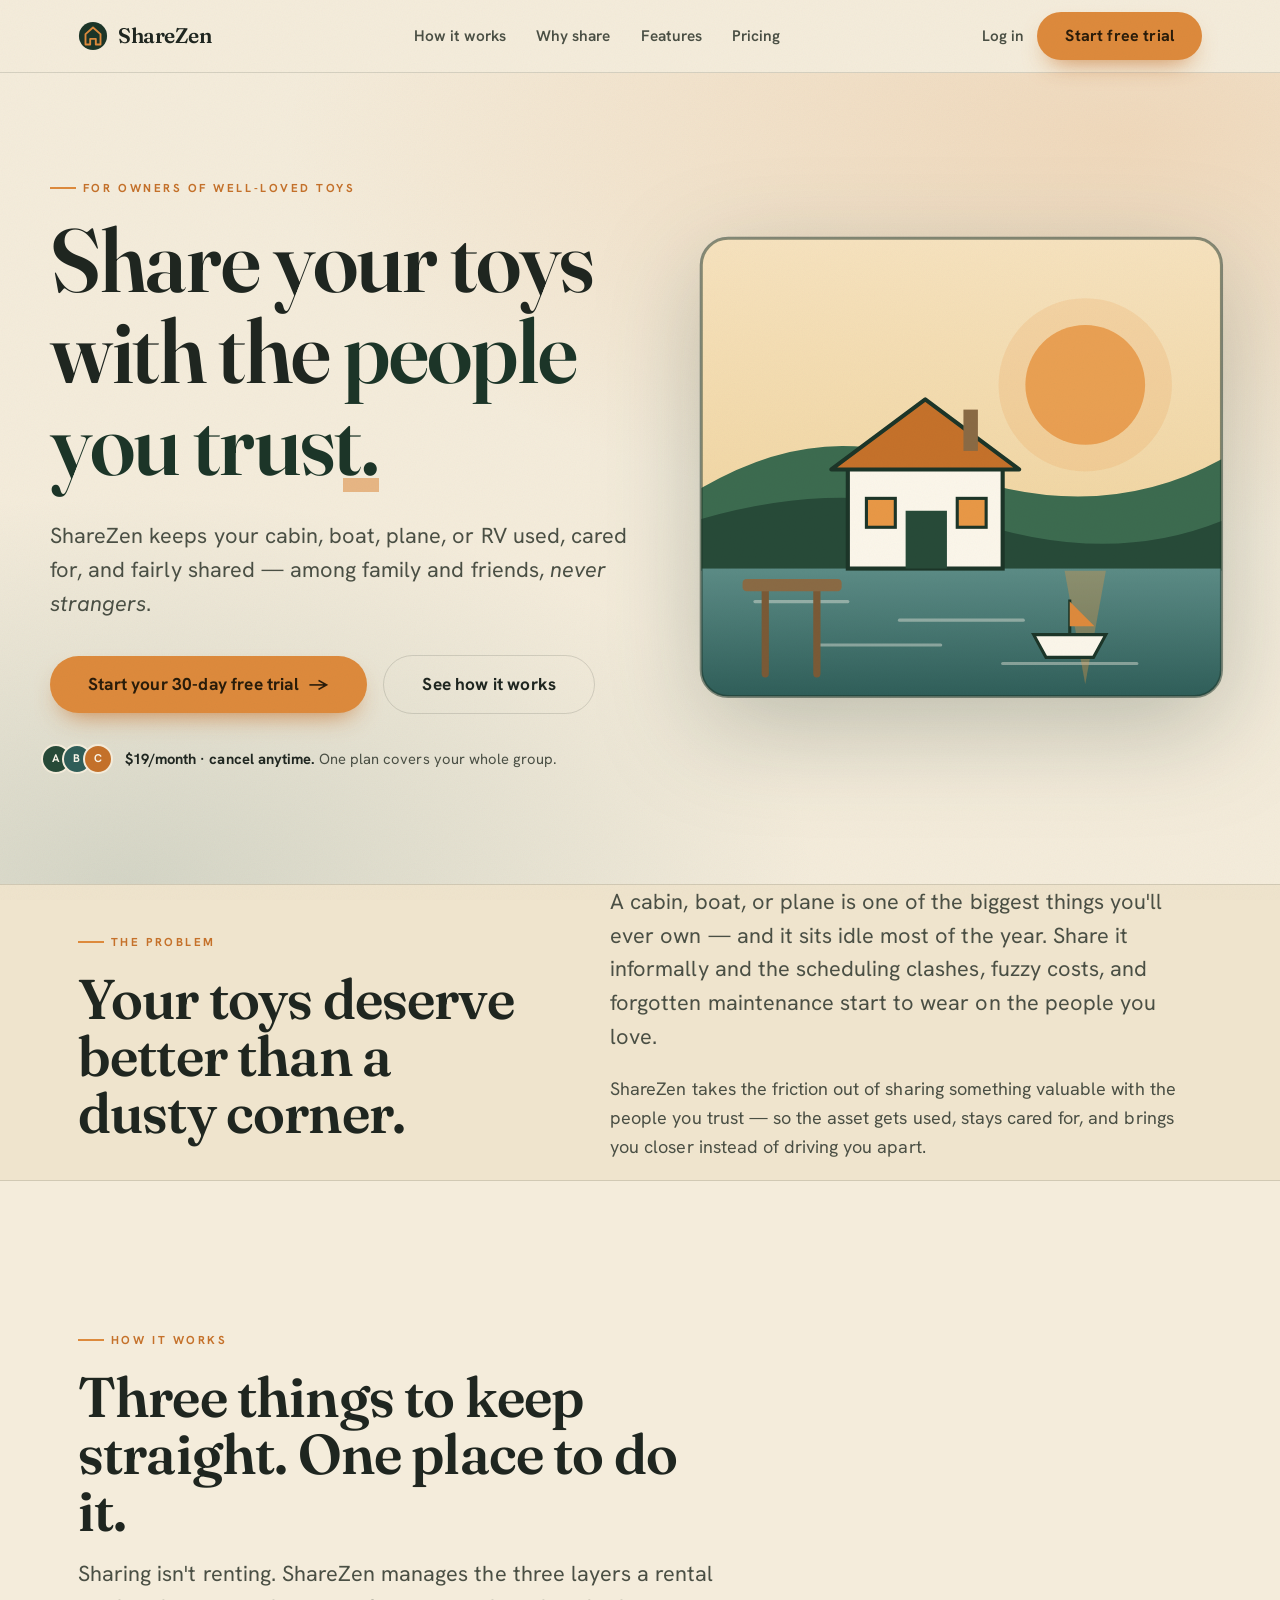
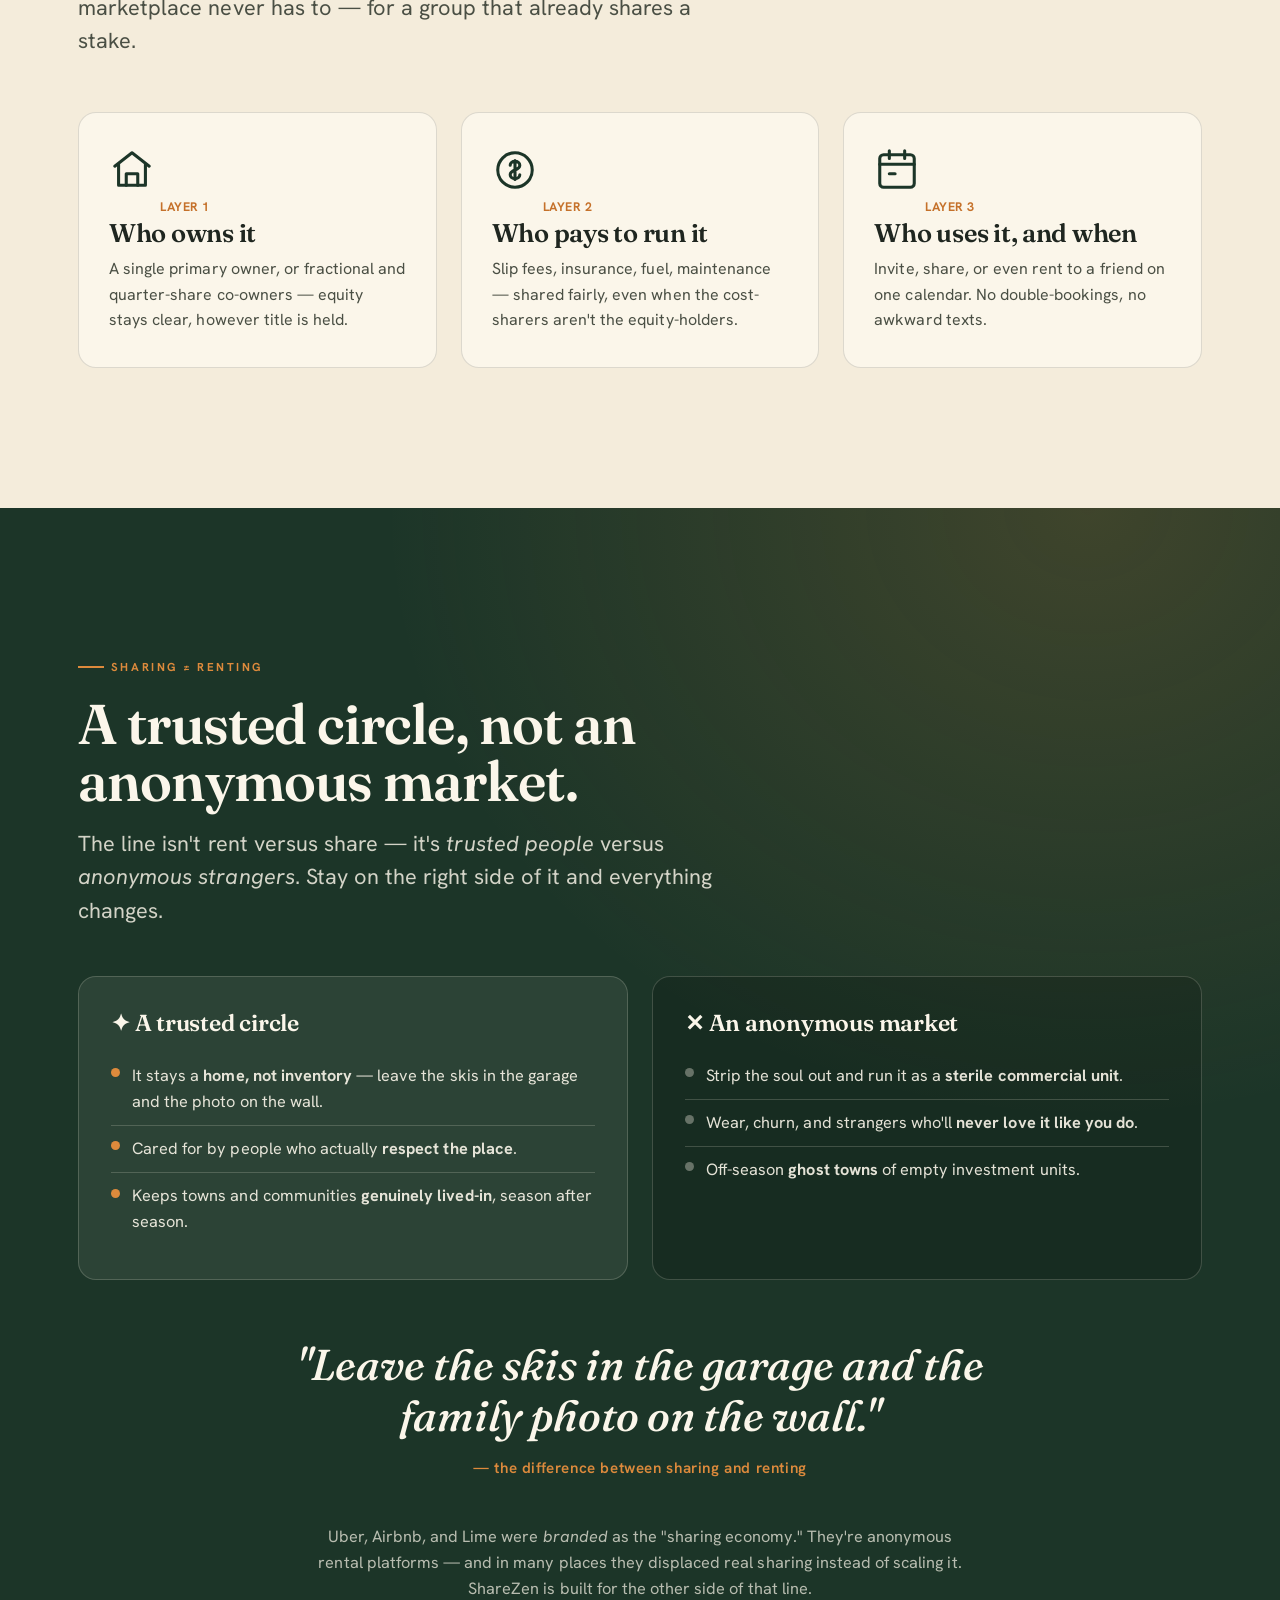
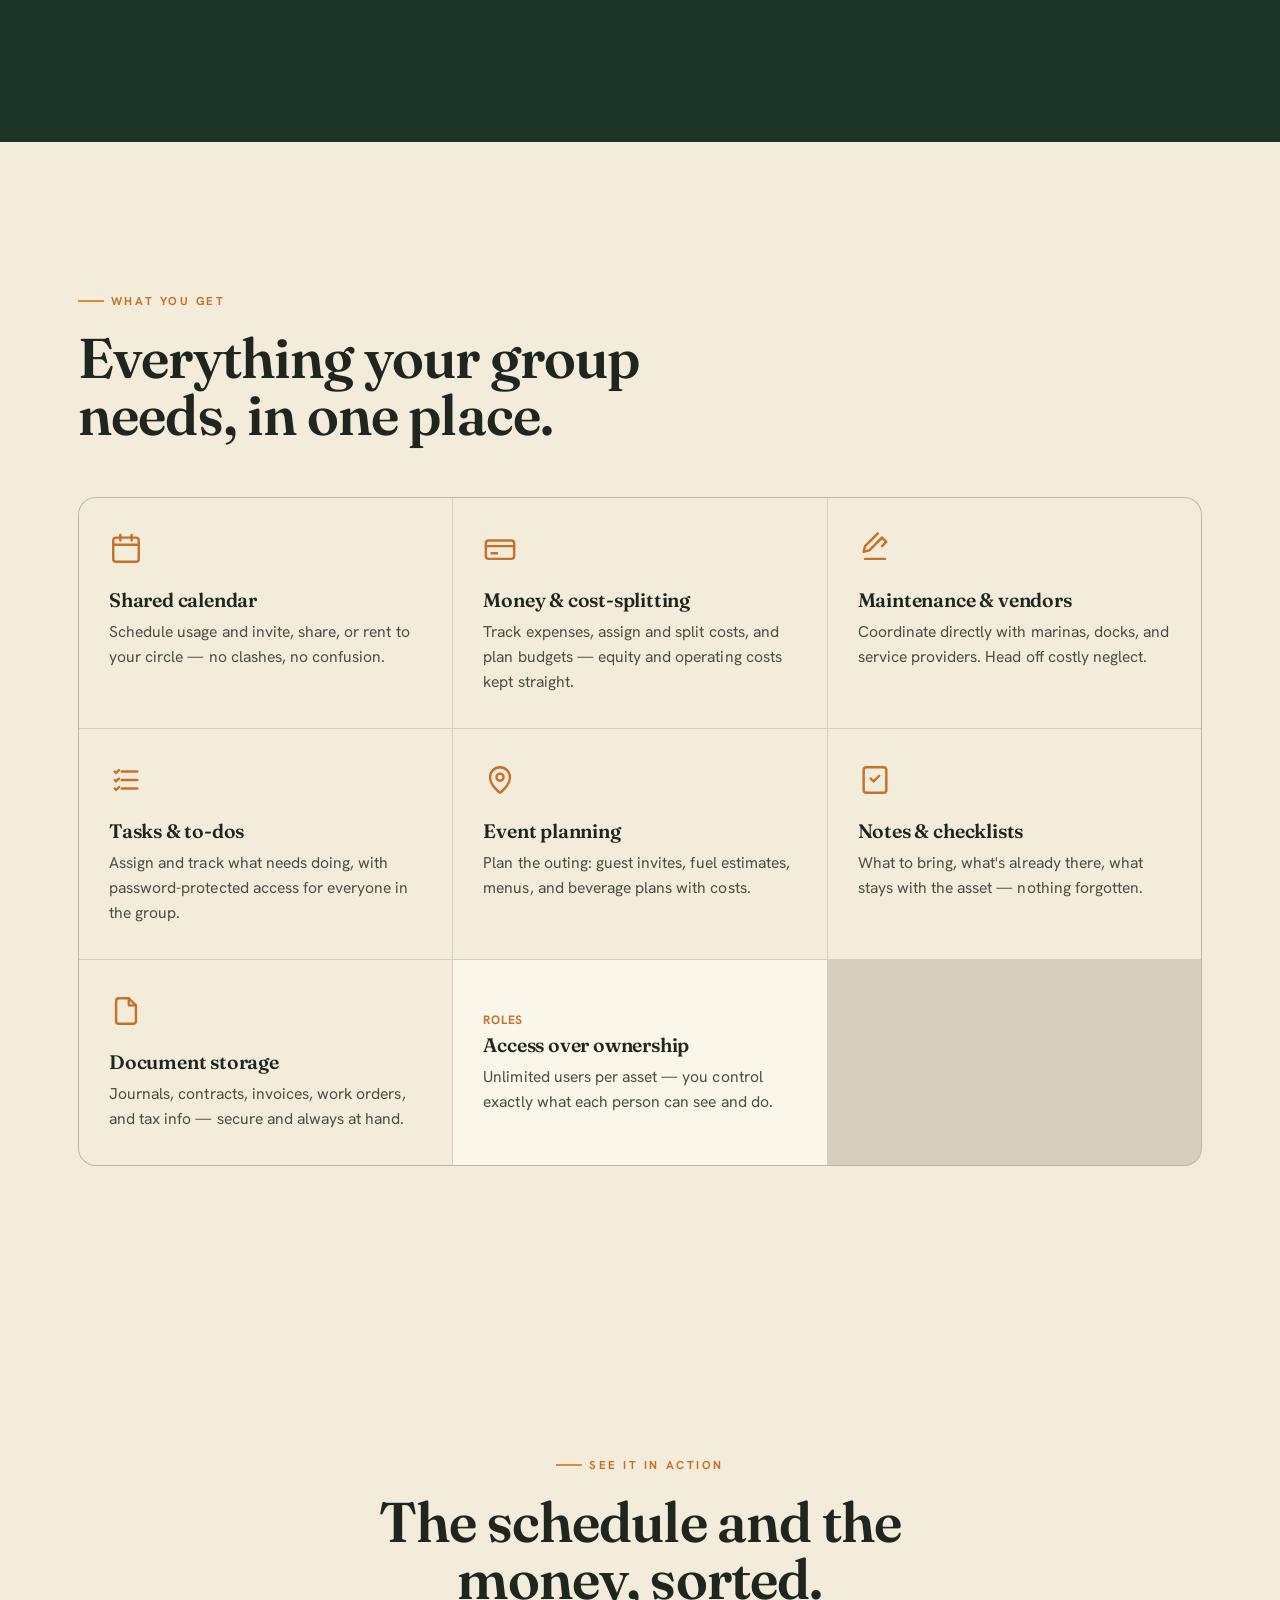
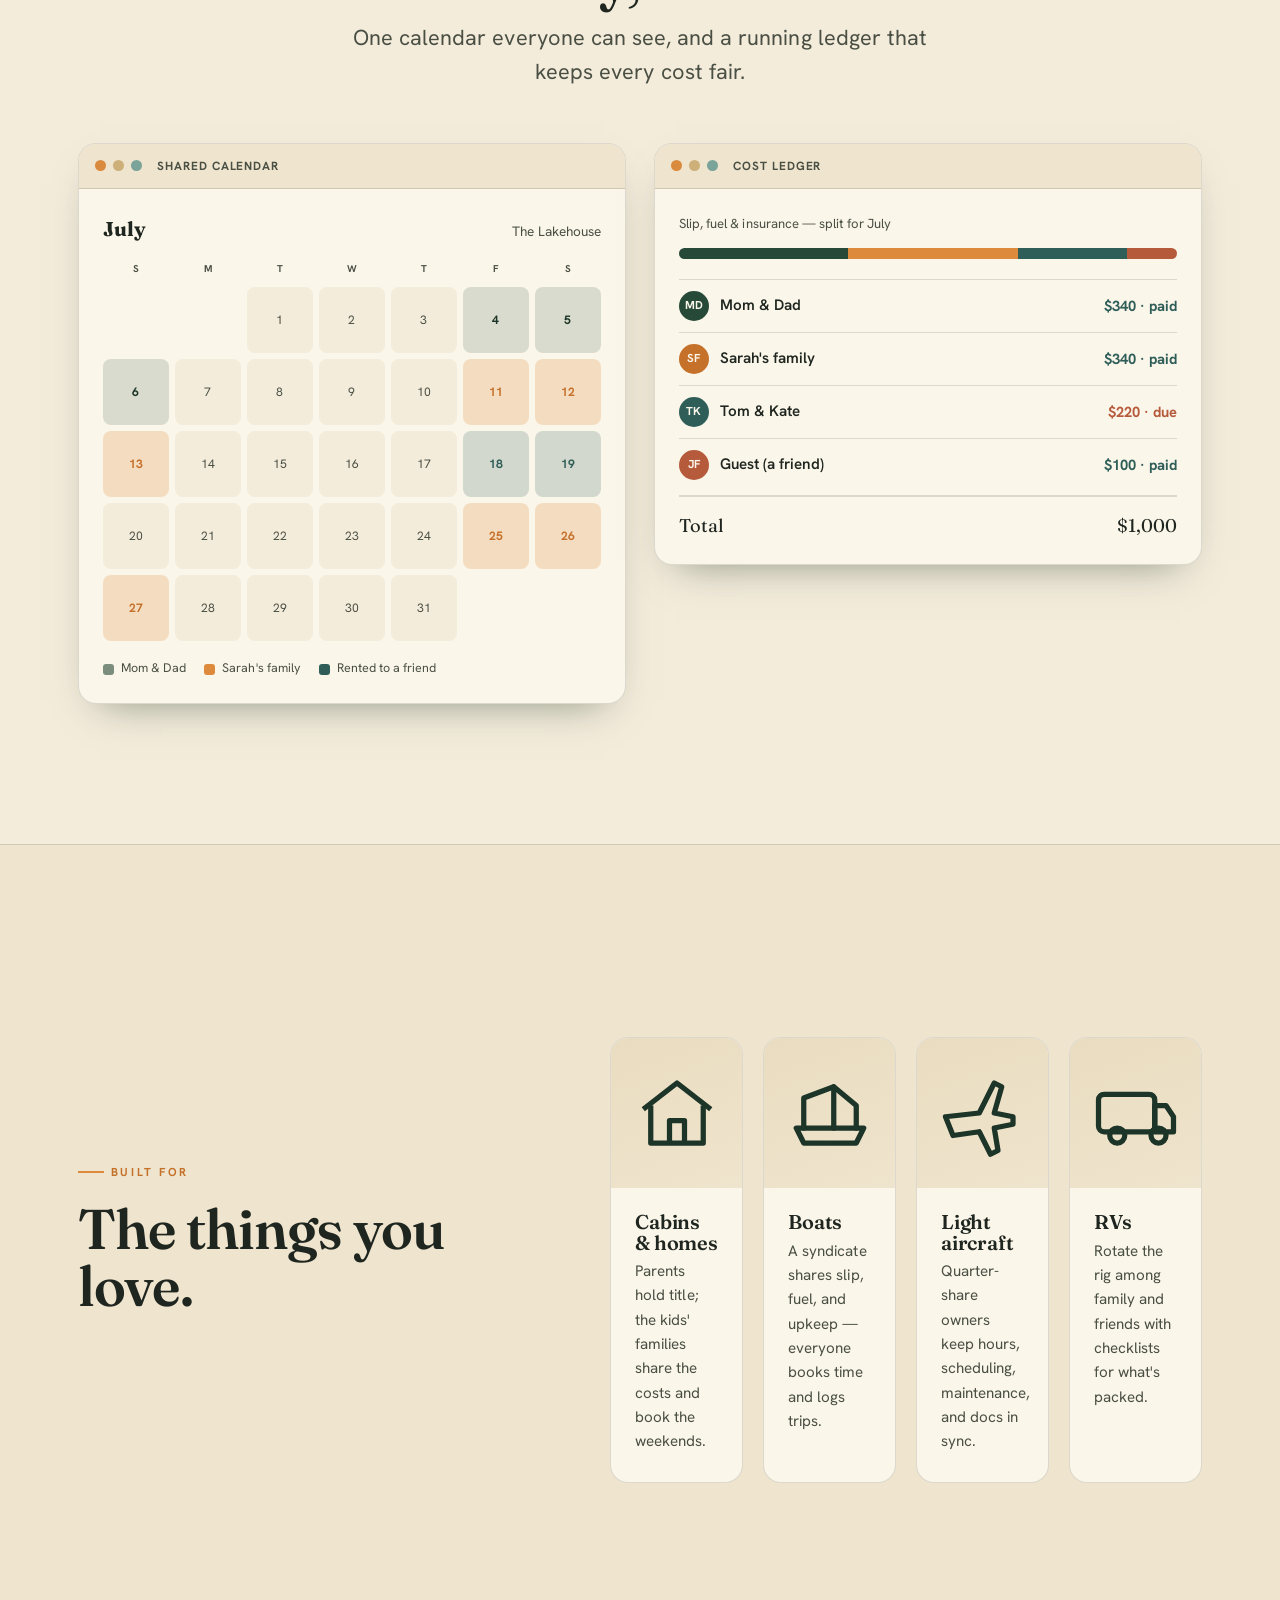
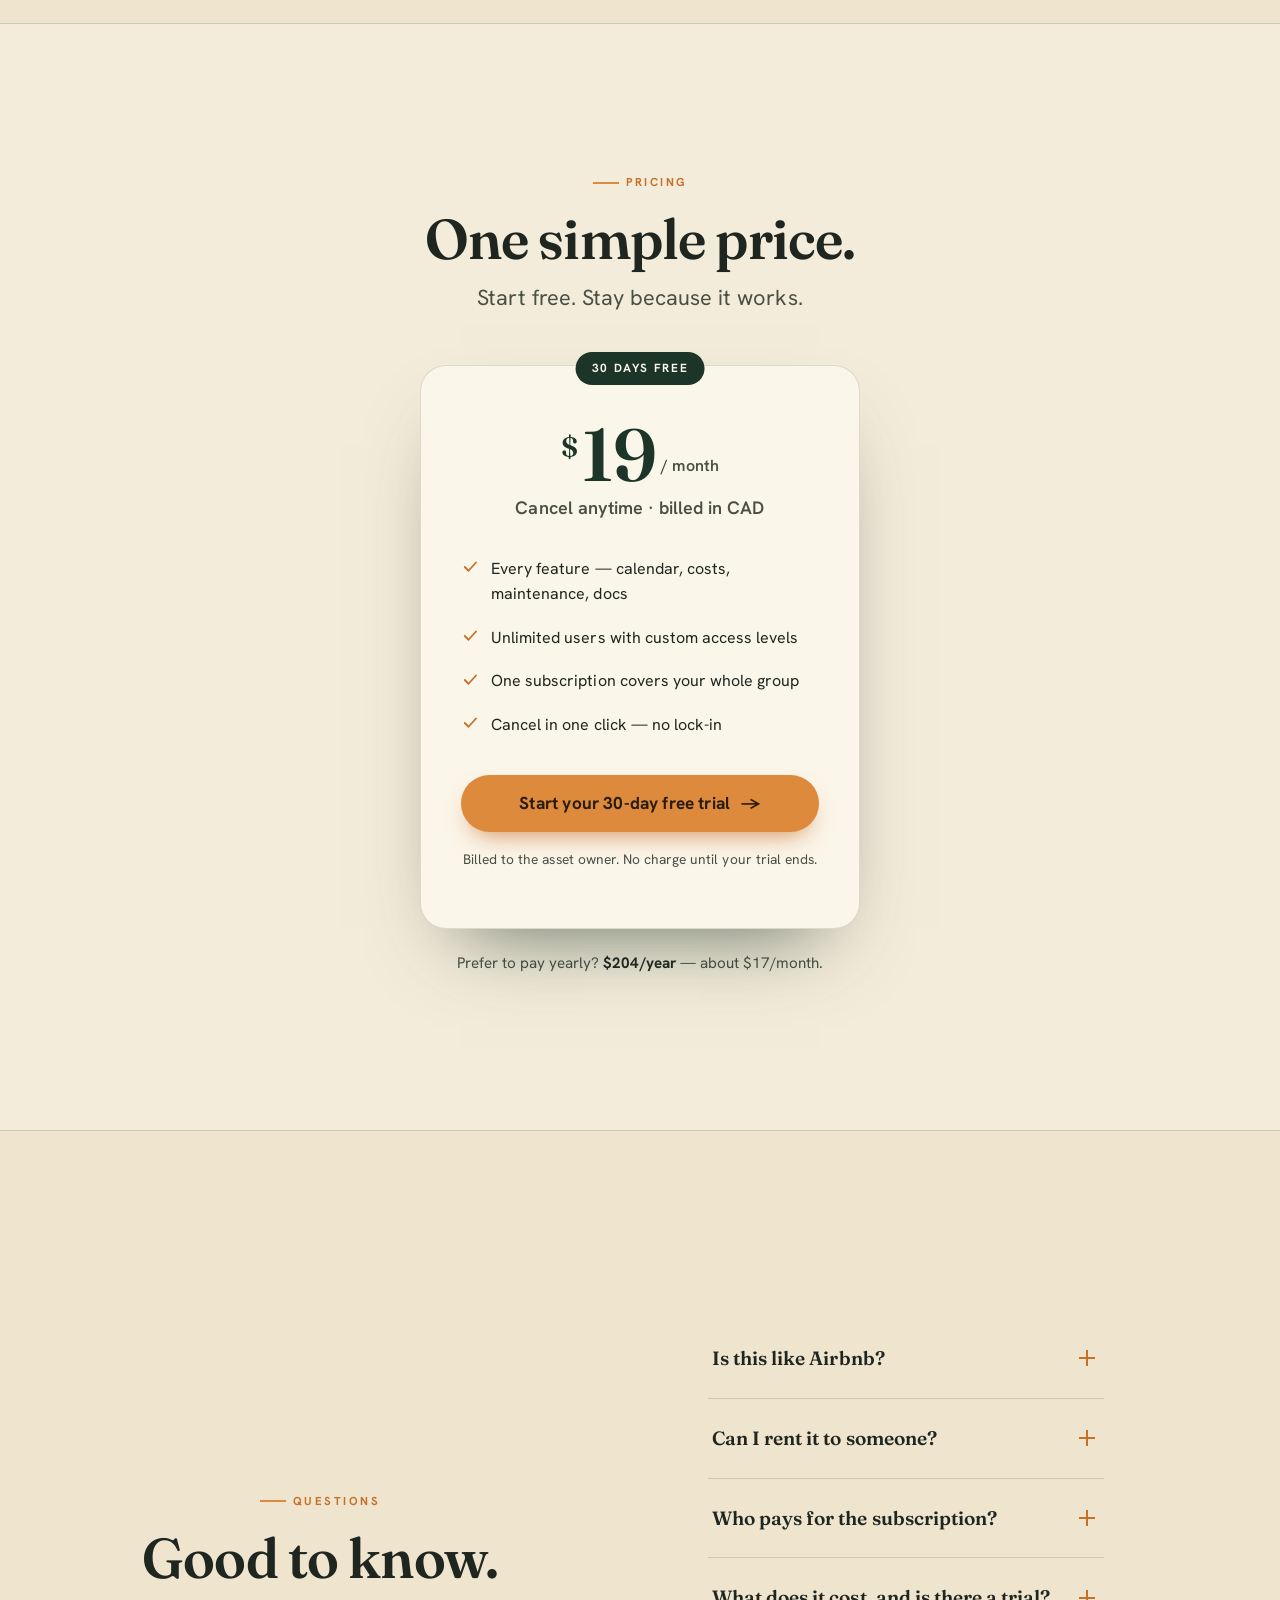
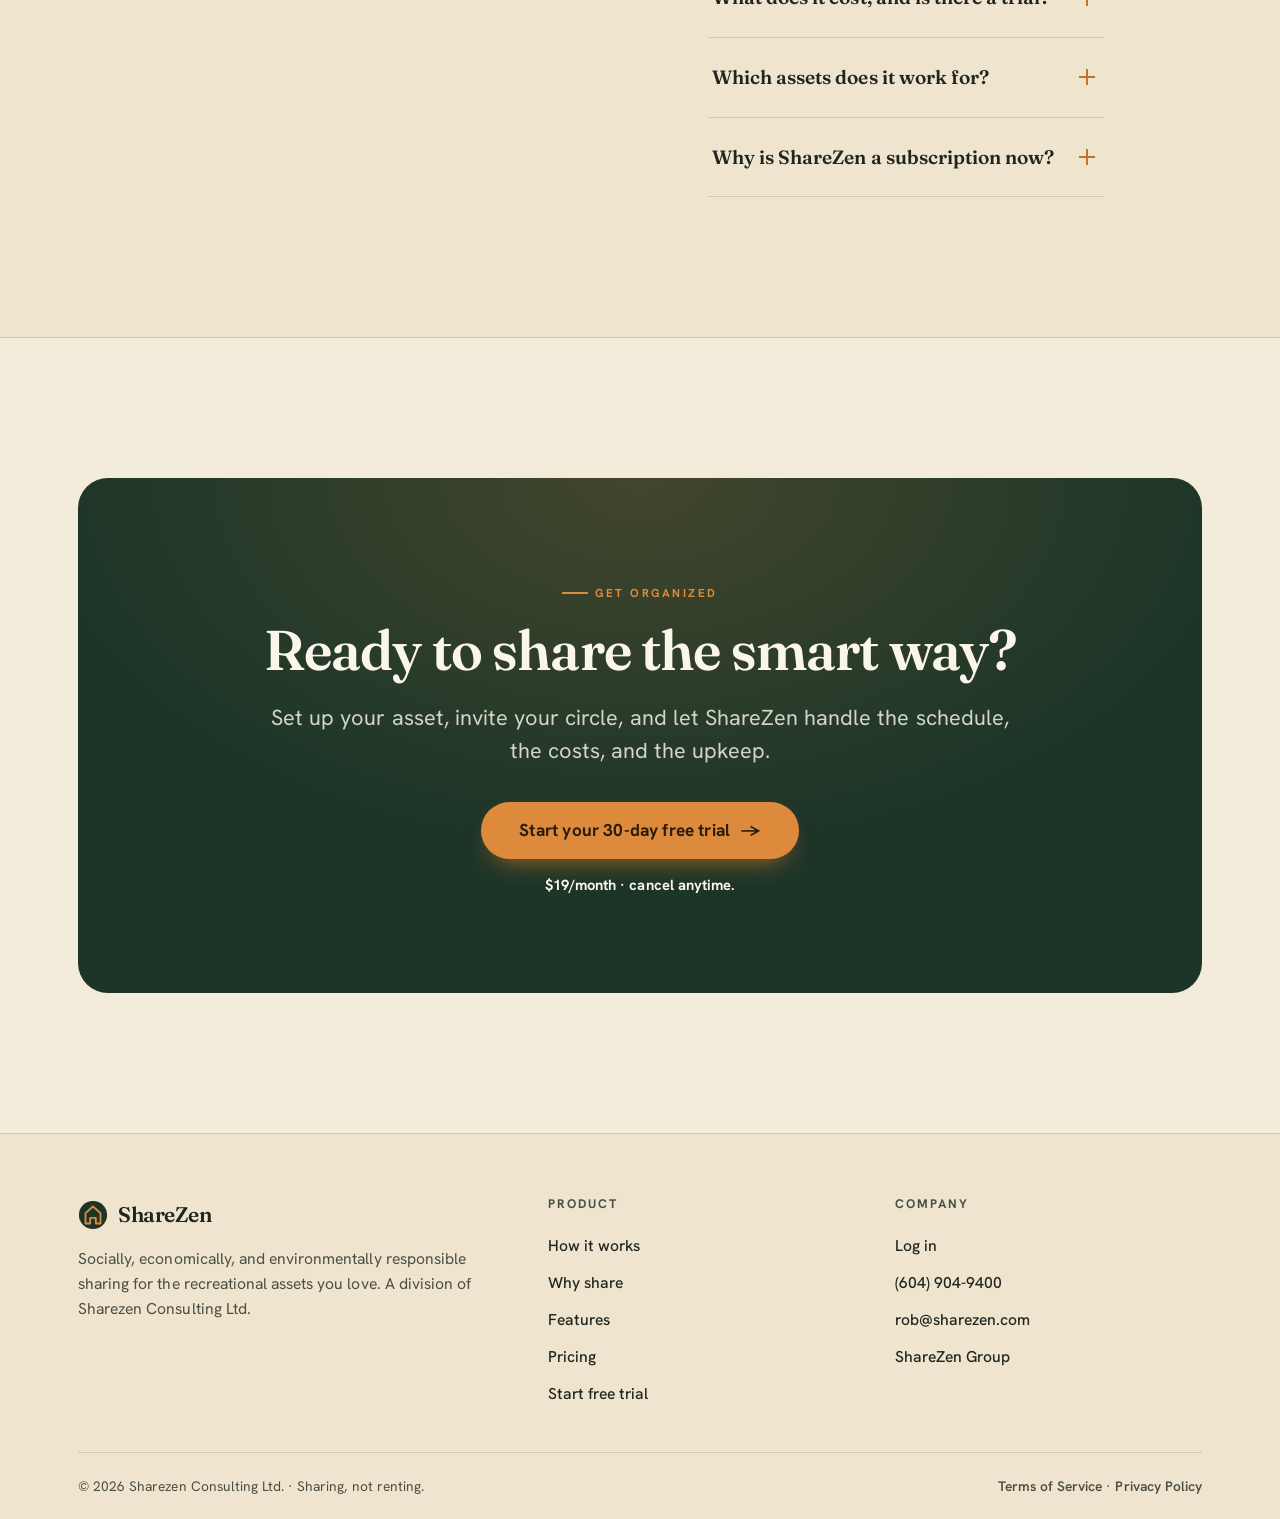
<file: index.html>
<!DOCTYPE html>
<html lang="en">
<head>
<meta charset="UTF-8">
<meta name="viewport" content="width=device-width, initial-scale=1">
<title>ShareZen — Share Your Toys with the People You Trust</title>
<meta name="description" content="ShareZen keeps your cabin, boat, plane, or RV used, cared for, and fairly shared — among family and friends, never strangers. Scheduling, shared costs, maintenance, and documents in one place. 30 days free, then $19/month, cancel anytime.">
<link rel="preconnect" href="https://fonts.googleapis.com">
<link rel="preconnect" href="https://fonts.gstatic.com" crossorigin>
<link href="https://fonts.googleapis.com/css2?family=Fraunces:ital,opsz,wght@0,9..144,400;0,9..144,500;0,9..144,600;1,9..144,500&family=Hanken+Grotesk:wght@400;500;600;700;800&display=swap" rel="stylesheet">
<link rel="stylesheet" href="styles.css">
<link rel="icon" href="data:image/svg+xml,%3Csvg xmlns='http://www.w3.org/2000/svg' viewBox='0 0 32 32'%3E%3Ccircle cx='16' cy='16' r='15' fill='%231C3528'/%3E%3Cpath d='M16 7l8 7v11h-5v-6h-6v6H8V14z' fill='none' stroke='%23DD8A3C' stroke-width='2' stroke-linejoin='round'/%3E%3C/svg%3E">
</head>
<body>

<!-- ============ HEADER ============ -->
<header class="site-header">
  <div class="container nav">
    <a href="index.html" class="brand" aria-label="ShareZen home">
      <svg class="mark" viewBox="0 0 32 32" aria-hidden="true"><circle cx="16" cy="16" r="15" fill="#1C3528"/><path d="M16 7l8 7v11h-5v-6h-6v6H8V14z" fill="none" stroke="#DD8A3C" stroke-width="2" stroke-linejoin="round"/></svg>
      ShareZen
    </a>
    <nav class="nav-links" aria-label="Primary">
      <a href="#how">How it works</a>
      <a href="#why">Why share</a>
      <a href="#features">Features</a>
      <a href="#pricing">Pricing</a>
    </nav>
    <div class="nav-cta">
      <a class="nav-login" href="https://app.sharezen.com/user_session/new">Log in</a>
      <a class="btn btn-primary" href="start.html">Start free trial</a>
    </div>
  </div>
</header>

<!-- ============ HERO ============ -->
<section class="hero">
  <div class="container hero-grid">
    <div class="hero-copy">
      <span class="label reveal-load d1">For owners of well-loved toys</span>
      <h1 class="reveal-load d2">Share your toys with the <span class="accent">people you trust.</span></h1>
      <p class="lead reveal-load d3">ShareZen keeps your cabin, boat, plane, or RV used, cared for, and fairly shared — among family and friends, <em>never strangers</em>.</p>
      <div class="hero-cta reveal-load d4">
        <a class="btn btn-primary btn-lg" href="start.html">Start your 30-day free trial <span class="arrow">→</span></a>
        <a class="btn btn-ghost btn-lg" href="#how">See how it works</a>
      </div>
      <div class="hero-trust reveal-load d5">
        <span class="dots">
          <span style="background:#274A38">A</span>
          <span style="background:#2F5E59">B</span>
          <span style="background:#C5712A">C</span>
        </span>
        <span><b style="color:var(--ink)">$19/month · cancel anytime.</b> One plan covers your whole group.</span>
      </div>
    </div>
    <div class="hero-art reveal-load d3">
      <!-- cabin-by-the-lake, golden hour, line art -->
      <svg class="scene" viewBox="0 0 520 460" role="img" aria-label="A cabin beside a lake at golden hour">
        <defs>
          <linearGradient id="sky" x1="0" y1="0" x2="0" y2="1">
            <stop offset="0" stop-color="#F6E2BE"/><stop offset="1" stop-color="#F0D49E"/>
          </linearGradient>
          <linearGradient id="water" x1="0" y1="0" x2="0" y2="1">
            <stop offset="0" stop-color="#5C8C86"/><stop offset="1" stop-color="#2F5E59"/>
          </linearGradient>
          <clipPath id="round"><rect x="8" y="8" width="504" height="444" rx="26"/></clipPath>
        </defs>
        <g clip-path="url(#round)">
          <rect x="8" y="8" width="504" height="320" fill="url(#sky)"/>
          <circle cx="380" cy="150" r="58" fill="#E89846" opacity=".85"/>
          <circle cx="380" cy="150" r="84" fill="#E89846" opacity=".18"/>
          <!-- hills -->
          <path d="M8 250 q120 -70 230 -20 q150 60 274 -8 V330 H8Z" fill="#3C6B4F"/>
          <path d="M8 280 q140 -40 250 -2 q140 50 254 4 V330 H8Z" fill="#274A38"/>
          <!-- water -->
          <rect x="8" y="328" width="504" height="124" fill="url(#water)"/>
          <g stroke="#FBF6EA" stroke-width="3" opacity=".4" stroke-linecap="round">
            <line x1="60" y1="360" x2="150" y2="360"/><line x1="200" y1="378" x2="320" y2="378"/>
            <line x1="120" y1="402" x2="240" y2="402"/><line x1="300" y1="420" x2="430" y2="420"/>
          </g>
          <!-- sun reflection -->
          <path d="M360 330 l40 0 -20 110 z" fill="#E89846" opacity=".35"/>
          <!-- dock -->
          <g stroke="#7a5a36" stroke-width="7" stroke-linecap="round">
            <line x1="70" y1="345" x2="70" y2="430"/><line x1="120" y1="345" x2="120" y2="430"/>
          </g>
          <rect x="48" y="338" width="96" height="12" rx="4" fill="#8a6a44"/>
          <!-- cabin -->
          <g transform="translate(150 168)">
            <rect x="0" y="60" width="150" height="100" fill="#FBF6EA" stroke="#1C3528" stroke-width="4"/>
            <path d="M-16 64 L75 -4 L166 64 Z" fill="#C5712A" stroke="#1C3528" stroke-width="4" stroke-linejoin="round"/>
            <rect x="56" y="104" width="40" height="56" fill="#274A38"/>
            <rect x="18" y="92" width="28" height="28" fill="#E89846" stroke="#1C3528" stroke-width="3"/>
            <rect x="106" y="92" width="28" height="28" fill="#E89846" stroke="#1C3528" stroke-width="3"/>
            <rect x="112" y="6" width="14" height="40" fill="#8a6a44"/>
          </g>
          <!-- little boat -->
          <g transform="translate(330 392)">
            <path d="M0 0 h70 l-12 22 h-46 z" fill="#FBF6EA" stroke="#1C3528" stroke-width="3"/>
            <line x1="35" y1="0" x2="35" y2="-34" stroke="#1C3528" stroke-width="3"/>
            <path d="M35 -32 l24 24 h-24 z" fill="#DD8A3C"/>
          </g>
        </g>
        <rect x="8" y="8" width="504" height="444" rx="26" fill="none" stroke="#1C3528" stroke-width="3" opacity=".5"/>
      </svg>
    </div>
  </div>
</section>

<!-- ============ PROBLEM STRIP ============ -->
<section class="strip">
  <div class="container">
    <div class="reveal">
      <span class="label">The problem</span>
      <h2 style="margin-top:18px">Your toys deserve better than a dusty&nbsp;corner.</h2>
    </div>
    <div class="reveal s1">
      <p class="lead">A cabin, boat, or plane is one of the biggest things you'll ever own — and it sits idle most of the year. Share it informally and the scheduling clashes, fuzzy costs, and forgotten maintenance start to wear on the people you love.</p>
      <p class="muted">ShareZen takes the friction out of sharing something valuable with the people you trust — so the asset gets used, stays cared for, and brings you closer instead of driving you apart.</p>
    </div>
  </div>
</section>

<!-- ============ THE MODEL ============ -->
<section class="sec-pad" id="how">
  <div class="container">
    <div class="model-head reveal">
      <span class="label">How it works</span>
      <h2 style="margin-top:18px">Three things to keep straight. One&nbsp;place to do it.</h2>
      <p class="lead" style="margin-top:18px">Sharing isn't renting. ShareZen manages the three layers a rental marketplace never has to — for a group that already shares a stake.</p>
    </div>
    <div class="cards-3">
      <article class="card reveal s1">
        <svg class="ico" viewBox="0 0 24 24" fill="none" stroke="currentColor" stroke-width="1.6" stroke-linecap="round" stroke-linejoin="round"><path d="M3 10l9-7 9 7"/><path d="M5 9v11h14V9"/><path d="M9 20v-6h6v6"/></svg>
        <span class="tag">Layer 1</span>
        <h3>Who owns it</h3>
        <p>A single primary owner, or fractional and quarter-share co-owners — equity stays clear, however title is held.</p>
      </article>
      <article class="card reveal s2">
        <svg class="ico" viewBox="0 0 24 24" fill="none" stroke="currentColor" stroke-width="1.6" stroke-linecap="round" stroke-linejoin="round"><circle cx="12" cy="12" r="9"/><path d="M12 7v10M9.5 9.5a2.5 2 0 0 1 5 0c0 1.5-1.2 2-2.5 2.5s-2.5 1-2.5 2.5a2.5 2 0 0 0 5 0"/></svg>
        <span class="tag">Layer 2</span>
        <h3>Who pays to run it</h3>
        <p>Slip fees, insurance, fuel, maintenance — shared fairly, even when the cost-sharers aren't the equity-holders.</p>
      </article>
      <article class="card reveal s3">
        <svg class="ico" viewBox="0 0 24 24" fill="none" stroke="currentColor" stroke-width="1.6" stroke-linecap="round" stroke-linejoin="round"><rect x="3" y="4" width="18" height="17" rx="2"/><path d="M3 9h18M8 2v4M16 2v4"/><path d="M8 14h3"/></svg>
        <span class="tag">Layer 3</span>
        <h3>Who uses it, and when</h3>
        <p>Invite, share, or even rent to a friend on one calendar. No double-bookings, no awkward texts.</p>
      </article>
    </div>
  </div>
</section>

<!-- ============ WHY SHARE NOT RENT ============ -->
<section class="sec-pad dark" id="why">
  <div class="container">
    <div class="reveal" style="max-width:44rem">
      <span class="label">Sharing ≠ renting</span>
      <h2 style="margin-top:18px">A trusted circle, not an anonymous&nbsp;market.</h2>
      <p class="lead" style="margin-top:18px">The line isn't rent versus share — it's <em>trusted people</em> versus <em>anonymous strangers</em>. Stay on the right side of it and everything changes.</p>
    </div>
    <div class="split">
      <div class="panel good reveal s1">
        <h3>✦ A trusted circle</h3>
        <ul>
          <li><span class="bullet"></span><span>It stays a <b>home, not inventory</b> — leave the skis in the garage and the photo on the wall.</span></li>
          <li><span class="bullet"></span><span>Cared for by people who actually <b>respect the place</b>.</span></li>
          <li><span class="bullet"></span><span>Keeps towns and communities <b>genuinely lived-in</b>, season after season.</span></li>
        </ul>
      </div>
      <div class="panel bad reveal s2">
        <h3>✕ An anonymous market</h3>
        <ul>
          <li><span class="bullet"></span><span>Strip the soul out and run it as a <b>sterile commercial unit</b>.</span></li>
          <li><span class="bullet"></span><span>Wear, churn, and strangers who'll <b>never love it like you do</b>.</span></li>
          <li><span class="bullet"></span><span>Off-season <b>ghost towns</b> of empty investment units.</span></li>
        </ul>
      </div>
    </div>
    <p class="pullquote reveal">"Leave the skis in the garage and the family photo on the wall."
      <span class="by">— the difference between sharing and renting</span></p>
    <p class="foil-note reveal">Uber, Airbnb, and Lime were <em>branded</em> as the "sharing economy." They're anonymous rental platforms — and in many places they displaced real sharing instead of scaling it. ShareZen is built for the other side of that line.</p>
  </div>
</section>

<!-- ============ FEATURES ============ -->
<section class="sec-pad" id="features">
  <div class="container">
    <div class="reveal" style="max-width:40rem">
      <span class="label">What you get</span>
      <h2 style="margin-top:18px">Everything your group needs, in&nbsp;one place.</h2>
    </div>
    <div class="feature-grid">
      <div class="feature reveal s1">
        <svg class="ico" viewBox="0 0 24 24" fill="none" stroke="currentColor" stroke-width="1.7" stroke-linecap="round" stroke-linejoin="round"><rect x="3" y="4" width="18" height="17" rx="2"/><path d="M3 9h18M8 2v4M16 2v4"/></svg>
        <h3>Shared calendar</h3>
        <p>Schedule usage and invite, share, or rent to your circle — no clashes, no confusion.</p>
      </div>
      <div class="feature reveal s2">
        <svg class="ico" viewBox="0 0 24 24" fill="none" stroke="currentColor" stroke-width="1.7" stroke-linecap="round" stroke-linejoin="round"><rect x="2" y="6" width="20" height="13" rx="2"/><path d="M2 10h20M6 15h4"/></svg>
        <h3>Money &amp; cost-splitting</h3>
        <p>Track expenses, assign and split costs, and plan budgets — equity and operating costs kept straight.</p>
      </div>
      <div class="feature reveal s3">
        <svg class="ico" viewBox="0 0 24 24" fill="none" stroke="currentColor" stroke-width="1.7" stroke-linecap="round" stroke-linejoin="round"><path d="M14 7l3-3 3 3-3 3"/><path d="M17 4l-9 9-4 1 1-4 9-9"/><path d="M5 19h14"/></svg>
        <h3>Maintenance &amp; vendors</h3>
        <p>Coordinate directly with marinas, docks, and service providers. Head off costly neglect.</p>
      </div>
      <div class="feature reveal s1">
        <svg class="ico" viewBox="0 0 24 24" fill="none" stroke="currentColor" stroke-width="1.7" stroke-linecap="round" stroke-linejoin="round"><path d="M9 6h11M9 12h11M9 18h11"/><path d="M4 6l1 1 2-2M4 12l1 1 2-2M4 18l1 1 2-2"/></svg>
        <h3>Tasks &amp; to-dos</h3>
        <p>Assign and track what needs doing, with password-protected access for everyone in the group.</p>
      </div>
      <div class="feature reveal s2">
        <svg class="ico" viewBox="0 0 24 24" fill="none" stroke="currentColor" stroke-width="1.7" stroke-linecap="round" stroke-linejoin="round"><path d="M12 21s-7-5-7-11a7 7 0 0 1 14 0c0 6-7 11-7 11z"/><circle cx="12" cy="10" r="2.5"/></svg>
        <h3>Event planning</h3>
        <p>Plan the outing: guest invites, fuel estimates, menus, and beverage plans with costs.</p>
      </div>
      <div class="feature reveal s3">
        <svg class="ico" viewBox="0 0 24 24" fill="none" stroke="currentColor" stroke-width="1.7" stroke-linecap="round" stroke-linejoin="round"><path d="M9 11l2 2 4-4"/><rect x="4" y="3" width="16" height="18" rx="2"/></svg>
        <h3>Notes &amp; checklists</h3>
        <p>What to bring, what's already there, what stays with the asset — nothing forgotten.</p>
      </div>
      <div class="feature reveal s1">
        <svg class="ico" viewBox="0 0 24 24" fill="none" stroke="currentColor" stroke-width="1.7" stroke-linecap="round" stroke-linejoin="round"><path d="M14 3H7a2 2 0 0 0-2 2v14a2 2 0 0 0 2 2h10a2 2 0 0 0 2-2V8z"/><path d="M14 3v5h5"/></svg>
        <h3>Document storage</h3>
        <p>Journals, contracts, invoices, work orders, and tax info — secure and always at hand.</p>
      </div>
      <div class="feature reveal s2" style="display:flex;flex-direction:column;justify-content:center;background:var(--cream)">
        <span class="tag" style="color:var(--ember-deep);font-size:.76rem;font-weight:700;letter-spacing:.06em;text-transform:uppercase">Roles</span>
        <h3 style="margin-top:6px">Access over ownership</h3>
        <p>Unlimited users per asset — you control exactly what each person can see and do.</p>
      </div>
    </div>
  </div>
</section>

<!-- ============ SEE IT IN ACTION ============ -->
<section class="sec-pad" id="see">
  <div class="container">
    <div class="reveal center" style="max-width:38rem;margin:0 auto">
      <span class="label" style="justify-content:center">See it in action</span>
      <h2 style="margin-top:18px">The schedule and the money, sorted.</h2>
      <p class="lead" style="margin-top:14px">One calendar everyone can see, and a running ledger that keeps every cost fair.</p>
    </div>
    <div class="showcase-grid">
      <!-- calendar mockup -->
      <div class="mock reveal s1">
        <div class="mock-bar"><i></i><i></i><i></i><span class="mock-title">Shared calendar</span></div>
        <div class="mock-body">
          <div class="cal-head"><b>July</b><span class="muted" style="font-size:.85rem">The Lakehouse</span></div>
          <div class="cal-grid">
            <span class="dow">S</span><span class="dow">M</span><span class="dow">T</span><span class="dow">W</span><span class="dow">T</span><span class="dow">F</span><span class="dow">S</span>
            <span class="day blank"></span><span class="day blank"></span>
            <span class="day">1</span><span class="day">2</span><span class="day">3</span><span class="day b1">4</span><span class="day b1">5</span>
            <span class="day b1">6</span><span class="day">7</span><span class="day">8</span><span class="day">9</span><span class="day">10</span>
            <span class="day b2">11</span><span class="day b2">12</span><span class="day b2">13</span><span class="day">14</span><span class="day">15</span>
            <span class="day">16</span><span class="day">17</span><span class="day b3">18</span><span class="day b3">19</span><span class="day">20</span>
            <span class="day">21</span><span class="day">22</span><span class="day">23</span><span class="day">24</span><span class="day b2">25</span>
            <span class="day b2">26</span><span class="day b2">27</span><span class="day">28</span><span class="day">29</span><span class="day">30</span><span class="day">31</span>
          </div>
          <div class="cal-legend">
            <span><i style="background:rgba(39,74,56,.6)"></i> Mom &amp; Dad</span>
            <span><i style="background:var(--ember)"></i> Sarah's family</span>
            <span><i style="background:var(--lake)"></i> Rented to a friend</span>
          </div>
        </div>
      </div>
      <!-- ledger mockup -->
      <div class="mock reveal s2">
        <div class="mock-bar"><i></i><i></i><i></i><span class="mock-title">Cost ledger</span></div>
        <div class="mock-body">
          <p class="ledger-cap">Slip, fuel &amp; insurance — split for July</p>
          <div class="split-bar">
            <i style="background:#274A38;width:34%"></i><i style="background:var(--ember);width:34%"></i><i style="background:var(--lake);width:22%"></i><i style="background:var(--clay);width:10%"></i>
          </div>
          <div class="ledger-row"><span class="ledger-name"><span class="av" style="background:#274A38">MD</span>Mom &amp; Dad</span><span class="ledger-amt paid">$340 · paid</span></div>
          <div class="ledger-row"><span class="ledger-name"><span class="av" style="background:var(--ember-deep)">SF</span>Sarah's family</span><span class="ledger-amt paid">$340 · paid</span></div>
          <div class="ledger-row"><span class="ledger-name"><span class="av" style="background:var(--lake)">TK</span>Tom &amp; Kate</span><span class="ledger-amt owed">$220 · due</span></div>
          <div class="ledger-row"><span class="ledger-name"><span class="av" style="background:var(--clay)">JF</span>Guest (a friend)</span><span class="ledger-amt paid">$100 · paid</span></div>
          <div class="ledger-total"><span>Total</span><span>$1,000</span></div>
        </div>
      </div>
    </div>
  </div>
</section>

<!-- ============ USE CASES ============ -->
<section class="sec-pad strip">
  <div class="container">
    <div class="reveal" style="max-width:40rem">
      <span class="label">Built for</span>
      <h2 style="margin-top:18px">The things you love.</h2>
    </div>
    <div class="uses">
      <article class="use reveal s1">
        <div class="art"><svg viewBox="0 0 24 24" fill="none" stroke="currentColor" stroke-width="1.4" stroke-linejoin="round"><path d="M3 11l9-7 9 7"/><path d="M5 10v10h14V10"/><path d="M10 20v-6h4v6"/></svg></div>
        <div class="body"><h3>Cabins &amp; homes</h3><p>Parents hold title; the kids' families share the costs and book the weekends.</p></div>
      </article>
      <article class="use reveal s2">
        <div class="art"><svg viewBox="0 0 24 24" fill="none" stroke="currentColor" stroke-width="1.4" stroke-linecap="round" stroke-linejoin="round"><path d="M3 16h18l-2 4H5z"/><path d="M5 16V8l8-3 6 5v6"/><path d="M13 5v11"/></svg></div>
        <div class="body"><h3>Boats</h3><p>A syndicate shares slip, fuel, and upkeep — everyone books time and logs trips.</p></div>
      </article>
      <article class="use reveal s3">
        <div class="art"><svg viewBox="0 0 24 24" fill="none" stroke="currentColor" stroke-width="1.4" stroke-linecap="round" stroke-linejoin="round"><path d="M2 13l9-1 4-8 2 1-2 7 5 1v2l-5 1 1 6-2 1-3-6-7 1z"/></svg></div>
        <div class="body"><h3>Light aircraft</h3><p>Quarter-share owners keep hours, scheduling, maintenance, and docs in sync.</p></div>
      </article>
      <article class="use reveal s4">
        <div class="art"><svg viewBox="0 0 24 24" fill="none" stroke="currentColor" stroke-width="1.4" stroke-linejoin="round"><rect x="2" y="7" width="15" height="10" rx="1.5"/><path d="M17 10h3l2 3v4h-5z"/><circle cx="7" cy="18" r="2"/><circle cx="18" cy="18" r="2"/></svg></div>
        <div class="body"><h3>RVs</h3><p>Rotate the rig among family and friends with checklists for what's packed.</p></div>
      </article>
    </div>
  </div>
</section>

<!-- ============ PRICING ============ -->
<section class="sec-pad" id="pricing">
  <div class="container">
    <div class="reveal center" style="max-width:36rem;margin:0 auto 50px">
      <span class="label" style="justify-content:center">Pricing</span>
      <h2 style="margin-top:18px">One simple price.</h2>
      <p class="lead" style="margin-top:14px">Start free. Stay because it works.</p>
    </div>
    <div class="price-wrap reveal s1">
      <div class="price-card">
        <span class="ribbon">30 days free</span>
        <div class="price-amt"><span class="cur">$</span>19<span class="per">/ month</span></div>
        <p class="price-sub">Cancel anytime · billed in CAD</p>
        <ul class="price-list">
          <li><svg class="ck" width="18" height="18" viewBox="0 0 24 24" fill="none" stroke="currentColor" stroke-width="2.4" stroke-linecap="round" stroke-linejoin="round"><path d="M5 12l5 5L20 6"/></svg>Every feature — calendar, costs, maintenance, docs</li>
          <li><svg class="ck" width="18" height="18" viewBox="0 0 24 24" fill="none" stroke="currentColor" stroke-width="2.4" stroke-linecap="round" stroke-linejoin="round"><path d="M5 12l5 5L20 6"/></svg>Unlimited users with custom access levels</li>
          <li><svg class="ck" width="18" height="18" viewBox="0 0 24 24" fill="none" stroke="currentColor" stroke-width="2.4" stroke-linecap="round" stroke-linejoin="round"><path d="M5 12l5 5L20 6"/></svg>One subscription covers your whole group</li>
          <li><svg class="ck" width="18" height="18" viewBox="0 0 24 24" fill="none" stroke="currentColor" stroke-width="2.4" stroke-linecap="round" stroke-linejoin="round"><path d="M5 12l5 5L20 6"/></svg>Cancel in one click — no lock-in</li>
        </ul>
        <a class="btn btn-primary btn-lg" href="start.html">Start your 30-day free trial <span class="arrow">→</span></a>
        <p class="price-fine">Billed to the asset owner. No charge until your trial ends.</p>
      </div>
    </div>
    <p class="annual center reveal s2">Prefer to pay yearly? <b>$204/year</b> — about $17/month.</p>
  </div>
</section>

<!-- ============ FAQ ============ -->
<section class="sec-pad strip">
  <div class="container">
    <div class="reveal center" style="max-width:36rem;margin:0 auto">
      <span class="label" style="justify-content:center">Questions</span>
      <h2 style="margin-top:18px">Good to know.</h2>
    </div>
    <div class="faq">
      <details class="qa reveal s1"><summary>Is this like Airbnb?<span class="plus"></span></summary>
        <div class="ans">No. ShareZen is for sharing among people you trust — co-owners, family, friends — not for listing your asset to strangers. That's the whole point.</div></details>
      <details class="qa reveal s1"><summary>Can I rent it to someone?<span class="plus"></span></summary>
        <div class="ans">Yes — to a friend, within your circle, as a way to keep the asset used and cared for. ShareZen just isn't a public rental marketplace.</div></details>
      <details class="qa reveal s2"><summary>Who pays for the subscription?<span class="plus"></span></summary>
        <div class="ans">The asset owner. In most cases one subscription covers the whole partnership, club, or group.</div></details>
      <details class="qa reveal s2"><summary>What does it cost, and is there a trial?<span class="plus"></span></summary>
        <div class="ans">$19/month or $204/year, with a full 30-day free trial for new customers. Cancel anytime.</div></details>
      <details class="qa reveal s3"><summary>Which assets does it work for?<span class="plus"></span></summary>
        <div class="ans">Vacation homes and cabins, boats, light aircraft, and RVs — anything valuable that a trusted group shares.</div></details>
      <details class="qa reveal s3"><summary>Why is ShareZen a subscription now?<span class="plus"></span></summary>
        <div class="ans">It ran free for years. A simple subscription keeps the platform stable and funds ongoing development — no ads, no selling your data.</div></details>
    </div>
  </div>
</section>

<!-- ============ FINAL CTA ============ -->
<section class="sec-pad final">
  <div class="container">
    <div class="final-card reveal">
      <span class="label" style="justify-content:center;color:var(--ember)">Get organized</span>
      <h2 style="margin-top:18px">Ready to share the smart way?</h2>
      <p class="lead">Set up your asset, invite your circle, and let ShareZen handle the schedule, the costs, and the upkeep.</p>
      <a class="btn btn-primary btn-lg" href="start.html">Start your 30-day free trial <span class="arrow">→</span></a>
      <p class="cta-note" style="color:rgba(251,246,234,.75)"><b style="color:var(--cream)">$19/month · cancel anytime.</b></p>
    </div>
  </div>
</section>

<!-- ============ FOOTER ============ -->
<footer class="site-footer">
  <div class="container">
    <div class="foot-grid">
      <div class="foot-brand">
        <a href="index.html" class="brand">
          <svg class="mark" viewBox="0 0 32 32" aria-hidden="true"><circle cx="16" cy="16" r="15" fill="#1C3528"/><path d="M16 7l8 7v11h-5v-6h-6v6H8V14z" fill="none" stroke="#DD8A3C" stroke-width="2" stroke-linejoin="round"/></svg>
          ShareZen
        </a>
        <p>Socially, economically, and environmentally responsible sharing for the recreational assets you love. A division of Sharezen Consulting Ltd.</p>
      </div>
      <div class="foot-col">
        <h4>Product</h4>
        <a href="#how">How it works</a>
        <a href="#why">Why share</a>
        <a href="#features">Features</a>
        <a href="#pricing">Pricing</a>
        <a href="start.html">Start free trial</a>
      </div>
      <div class="foot-col">
        <h4>Company</h4>
        <a href="https://app.sharezen.com/user_session/new">Log in</a>
        <a href="tel:+16049049400">(604) 904-9400</a>
        <a href="mailto:rob@sharezen.com">rob@sharezen.com</a>
        <a href="https://sharezen.com">ShareZen Group</a>
      </div>
    </div>
    <div class="foot-bottom">
      <span>© <span id="year">2026</span> Sharezen Consulting Ltd. · Sharing, not renting.</span>
      <span><a href="terms.html">Terms of Service</a> · <a href="privacy.html">Privacy Policy</a></span>
    </div>
  </div>
</footer>

<script>
  // current year
  document.getElementById('year').textContent = new Date().getFullYear();
  // scroll reveal
  (function(){
    var reduce = window.matchMedia('(prefers-reduced-motion: reduce)').matches;
    var els = document.querySelectorAll('.reveal');
    if(reduce || !('IntersectionObserver' in window)){
      els.forEach(function(e){ e.classList.add('in'); }); return;
    }
    var io = new IntersectionObserver(function(entries){
      entries.forEach(function(en){ if(en.isIntersecting){ en.target.classList.add('in'); io.unobserve(en.target); } });
    }, { threshold:.14, rootMargin:'0px 0px -8% 0px' });
    els.forEach(function(e){ io.observe(e); });
  })();
</script>
</body>
</html>
</file>
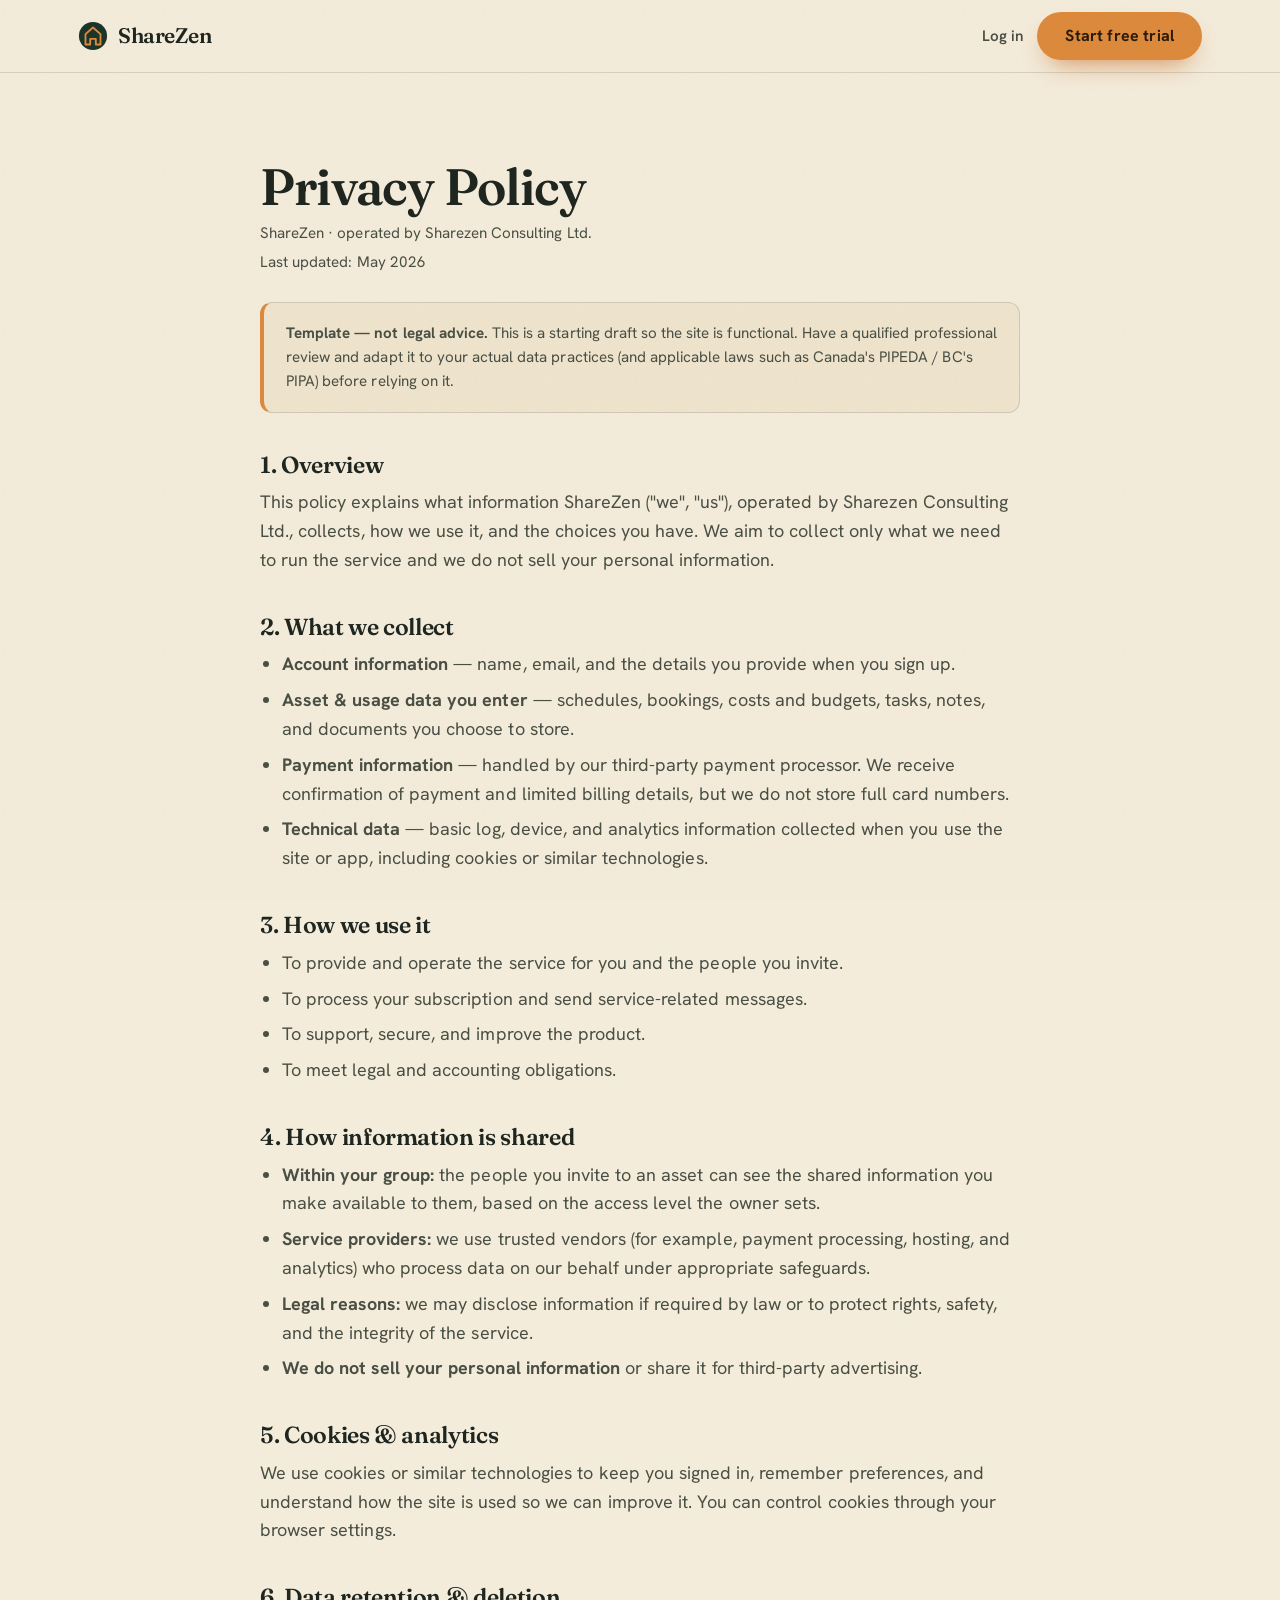
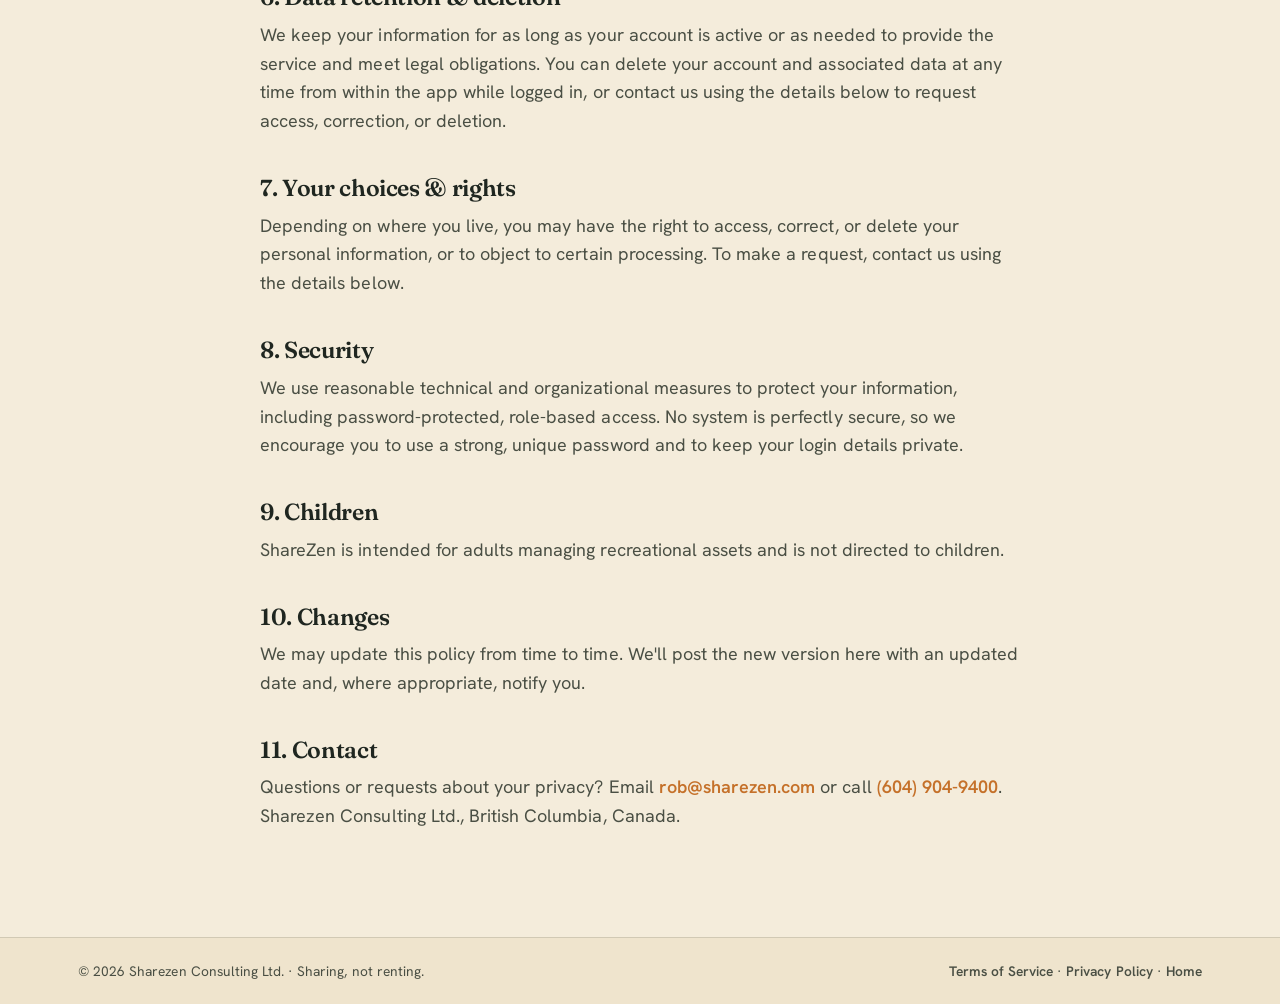
<file: privacy.html>
<!DOCTYPE html>
<html lang="en">
<head>
<meta charset="UTF-8">
<meta name="viewport" content="width=device-width, initial-scale=1">
<title>Privacy Policy — ShareZen</title>
<meta name="description" content="ShareZen Privacy Policy.">
<meta name="robots" content="noindex">
<link rel="preconnect" href="https://fonts.googleapis.com">
<link rel="preconnect" href="https://fonts.gstatic.com" crossorigin>
<link href="https://fonts.googleapis.com/css2?family=Fraunces:ital,opsz,wght@0,9..144,400;0,9..144,500;0,9..144,600;1,9..144,500&family=Hanken+Grotesk:wght@400;500;600;700;800&display=swap" rel="stylesheet">
<link rel="stylesheet" href="styles.css">
<link rel="icon" href="data:image/svg+xml,%3Csvg xmlns='http://www.w3.org/2000/svg' viewBox='0 0 32 32'%3E%3Ccircle cx='16' cy='16' r='15' fill='%231C3528'/%3E%3Cpath d='M16 7l8 7v11h-5v-6h-6v6H8V14z' fill='none' stroke='%23DD8A3C' stroke-width='2' stroke-linejoin='round'/%3E%3C/svg%3E">
</head>
<body>

<header class="site-header">
  <div class="container nav">
    <a href="index.html" class="brand" aria-label="ShareZen home">
      <svg class="mark" viewBox="0 0 32 32" aria-hidden="true"><circle cx="16" cy="16" r="15" fill="#1C3528"/><path d="M16 7l8 7v11h-5v-6h-6v6H8V14z" fill="none" stroke="#DD8A3C" stroke-width="2" stroke-linejoin="round"/></svg>
      ShareZen
    </a>
    <div class="nav-cta">
      <a class="nav-login" href="https://app.sharezen.com/user_session/new">Log in</a>
      <a class="btn btn-primary" href="start.html">Start free trial</a>
    </div>
  </div>
</header>

<section class="legal">
  <div class="container">
    <div class="legal-wrap">
      <h1>Privacy Policy</h1>
      <p class="legal-meta">ShareZen · operated by Sharezen Consulting Ltd.</p>
      <p class="legal-meta">Last updated: <span id="updated">May 2026</span></p>

      <div class="legal-note"><strong>Template — not legal advice.</strong> This is a starting draft so the site is functional. Have a qualified professional review and adapt it to your actual data practices (and applicable laws such as Canada's PIPEDA / BC's PIPA) before relying on it.</div>

      <h2>1. Overview</h2>
      <p>This policy explains what information ShareZen ("we", "us"), operated by Sharezen Consulting Ltd., collects, how we use it, and the choices you have. We aim to collect only what we need to run the service and we do not sell your personal information.</p>

      <h2>2. What we collect</h2>
      <ul>
        <li><strong>Account information</strong> — name, email, and the details you provide when you sign up.</li>
        <li><strong>Asset &amp; usage data you enter</strong> — schedules, bookings, costs and budgets, tasks, notes, and documents you choose to store.</li>
        <li><strong>Payment information</strong> — handled by our third-party payment processor. We receive confirmation of payment and limited billing details, but we do not store full card numbers.</li>
        <li><strong>Technical data</strong> — basic log, device, and analytics information collected when you use the site or app, including cookies or similar technologies.</li>
      </ul>

      <h2>3. How we use it</h2>
      <ul>
        <li>To provide and operate the service for you and the people you invite.</li>
        <li>To process your subscription and send service-related messages.</li>
        <li>To support, secure, and improve the product.</li>
        <li>To meet legal and accounting obligations.</li>
      </ul>

      <h2>4. How information is shared</h2>
      <ul>
        <li><strong>Within your group:</strong> the people you invite to an asset can see the shared information you make available to them, based on the access level the owner sets.</li>
        <li><strong>Service providers:</strong> we use trusted vendors (for example, payment processing, hosting, and analytics) who process data on our behalf under appropriate safeguards.</li>
        <li><strong>Legal reasons:</strong> we may disclose information if required by law or to protect rights, safety, and the integrity of the service.</li>
        <li><strong>We do not sell your personal information</strong> or share it for third-party advertising.</li>
      </ul>

      <h2>5. Cookies &amp; analytics</h2>
      <p>We use cookies or similar technologies to keep you signed in, remember preferences, and understand how the site is used so we can improve it. You can control cookies through your browser settings.</p>

      <h2>6. Data retention &amp; deletion</h2>
      <p>We keep your information for as long as your account is active or as needed to provide the service and meet legal obligations. You can delete your account and associated data at any time from within the app while logged in, or contact us using the details below to request access, correction, or deletion.</p>

      <h2>7. Your choices &amp; rights</h2>
      <p>Depending on where you live, you may have the right to access, correct, or delete your personal information, or to object to certain processing. To make a request, contact us using the details below.</p>

      <h2>8. Security</h2>
      <p>We use reasonable technical and organizational measures to protect your information, including password-protected, role-based access. No system is perfectly secure, so we encourage you to use a strong, unique password and to keep your login details private.</p>

      <h2>9. Children</h2>
      <p>ShareZen is intended for adults managing recreational assets and is not directed to children.</p>

      <h2>10. Changes</h2>
      <p>We may update this policy from time to time. We'll post the new version here with an updated date and, where appropriate, notify you.</p>

      <h2>11. Contact</h2>
      <p>Questions or requests about your privacy? Email <a href="mailto:rob@sharezen.com">rob@sharezen.com</a> or call <a href="tel:+16049049400">(604) 904-9400</a>. Sharezen Consulting Ltd., British Columbia, Canada.</p>
    </div>
  </div>
</section>

<footer class="site-footer">
  <div class="container">
    <div class="foot-bottom" style="border-top:0">
      <span>© <span id="year">2026</span> Sharezen Consulting Ltd. · Sharing, not renting.</span>
      <span><a href="terms.html">Terms of Service</a> · <a href="privacy.html">Privacy Policy</a> · <a href="index.html">Home</a></span>
    </div>
  </div>
</footer>

<script>document.querySelectorAll('#year').forEach(function(e){e.textContent=new Date().getFullYear();});</script>
</body>
</html>
</file>
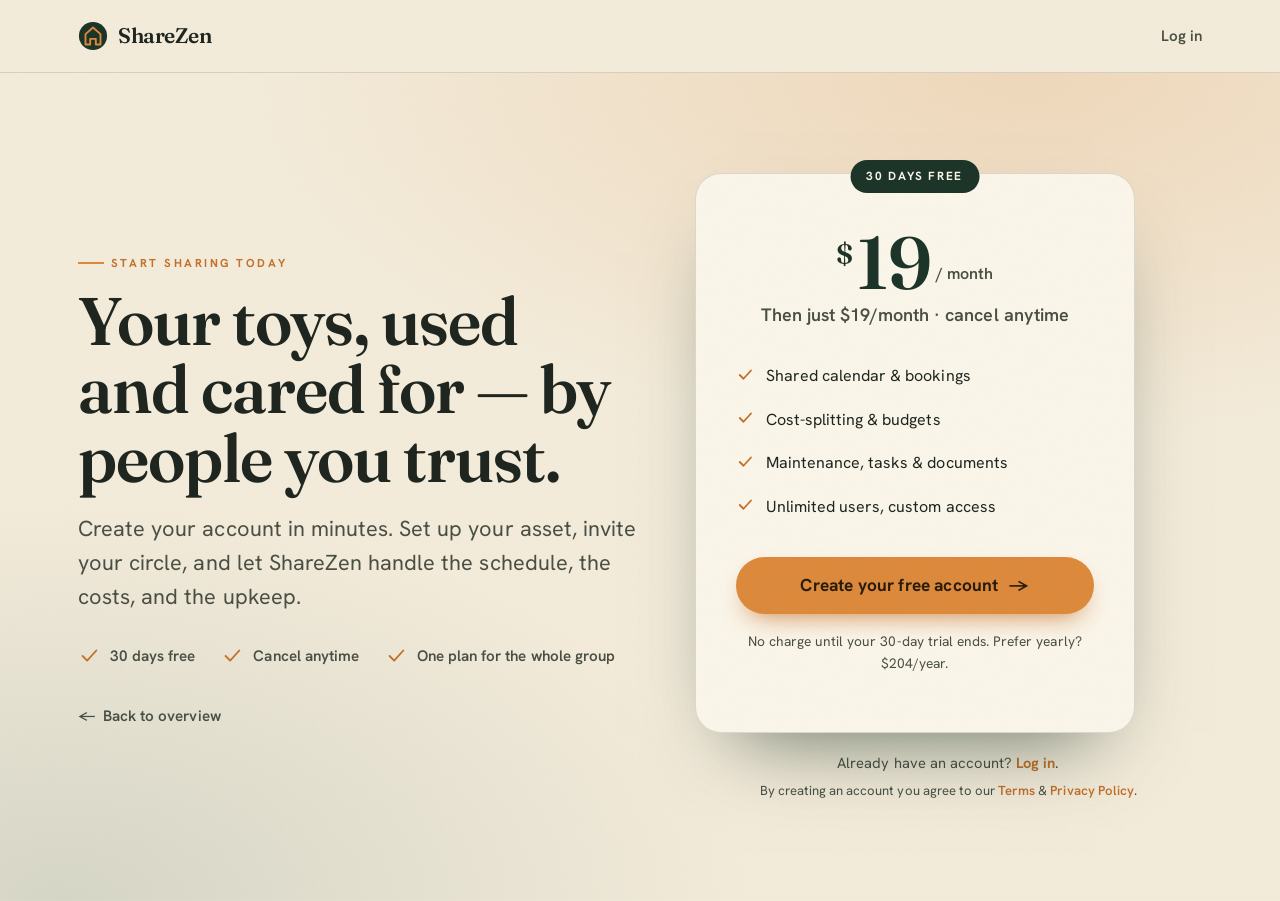
<file: start.html>
<!DOCTYPE html>
<html lang="en">
<head>
<meta charset="UTF-8">
<meta name="viewport" content="width=device-width, initial-scale=1">
<title>Start Free — ShareZen | $19/month, Cancel Anytime</title>
<meta name="description" content="Create your free ShareZen account. 30 days free, then $19/month, cancel anytime. One subscription covers your whole group.">
<link rel="preconnect" href="https://fonts.googleapis.com">
<link rel="preconnect" href="https://fonts.gstatic.com" crossorigin>
<link href="https://fonts.googleapis.com/css2?family=Fraunces:ital,opsz,wght@0,9..144,400;0,9..144,500;0,9..144,600;1,9..144,500&family=Hanken+Grotesk:wght@400;500;600;700;800&display=swap" rel="stylesheet">
<link rel="stylesheet" href="styles.css">
<link rel="icon" href="data:image/svg+xml,%3Csvg xmlns='http://www.w3.org/2000/svg' viewBox='0 0 32 32'%3E%3Ccircle cx='16' cy='16' r='15' fill='%231C3528'/%3E%3Cpath d='M16 7l8 7v11h-5v-6h-6v6H8V14z' fill='none' stroke='%23DD8A3C' stroke-width='2' stroke-linejoin='round'/%3E%3C/svg%3E">
</head>
<body>

<header class="site-header">
  <div class="container nav">
    <a href="index.html" class="brand" aria-label="ShareZen home">
      <svg class="mark" viewBox="0 0 32 32" aria-hidden="true"><circle cx="16" cy="16" r="15" fill="#1C3528"/><path d="M16 7l8 7v11h-5v-6h-6v6H8V14z" fill="none" stroke="#DD8A3C" stroke-width="2" stroke-linejoin="round"/></svg>
      ShareZen
    </a>
    <div class="nav-cta">
      <a class="nav-login" href="https://app.sharezen.com/user_session/new">Log in</a>
    </div>
  </div>
</header>

<section class="convert">
  <div class="container convert-grid">
    <div class="reveal-load d1">
      <span class="label">Start sharing today</span>
      <h1>Your toys, used and cared for — by people you trust.</h1>
      <p class="lead">Create your account in minutes. Set up your asset, invite your circle, and let ShareZen handle the schedule, the costs, and the upkeep.</p>

      <div class="trust-row">
        <span class="trust-item"><svg viewBox="0 0 24 24" fill="none" stroke="currentColor" stroke-width="2" stroke-linecap="round" stroke-linejoin="round"><path d="M5 12l5 5L20 6"/></svg>30 days free</span>
        <span class="trust-item"><svg viewBox="0 0 24 24" fill="none" stroke="currentColor" stroke-width="2" stroke-linecap="round" stroke-linejoin="round"><path d="M5 12l5 5L20 6"/></svg>Cancel anytime</span>
        <span class="trust-item"><svg viewBox="0 0 24 24" fill="none" stroke="currentColor" stroke-width="2" stroke-linecap="round" stroke-linejoin="round"><path d="M5 12l5 5L20 6"/></svg>One plan for the whole group</span>
      </div>

      <a class="back-link" href="index.html"><span>←</span> Back to overview</a>
    </div>

    <div class="reveal-load d2">
      <div class="price-card">
        <span class="ribbon">30 days free</span>
        <div class="price-amt"><span class="cur">$</span>19<span class="per">/ month</span></div>
        <p class="price-sub">Then just $19/month · cancel anytime</p>
        <ul class="price-list">
          <li><svg class="ck" width="18" height="18" viewBox="0 0 24 24" fill="none" stroke="currentColor" stroke-width="2.4" stroke-linecap="round" stroke-linejoin="round"><path d="M5 12l5 5L20 6"/></svg>Shared calendar &amp; bookings</li>
          <li><svg class="ck" width="18" height="18" viewBox="0 0 24 24" fill="none" stroke="currentColor" stroke-width="2.4" stroke-linecap="round" stroke-linejoin="round"><path d="M5 12l5 5L20 6"/></svg>Cost-splitting &amp; budgets</li>
          <li><svg class="ck" width="18" height="18" viewBox="0 0 24 24" fill="none" stroke="currentColor" stroke-width="2.4" stroke-linecap="round" stroke-linejoin="round"><path d="M5 12l5 5L20 6"/></svg>Maintenance, tasks &amp; documents</li>
          <li><svg class="ck" width="18" height="18" viewBox="0 0 24 24" fill="none" stroke="currentColor" stroke-width="2.4" stroke-linecap="round" stroke-linejoin="round"><path d="M5 12l5 5L20 6"/></svg>Unlimited users, custom access</li>
        </ul>
        <a class="btn btn-primary btn-lg" href="https://app.sharezen.com/users/new">Create your free account <span class="arrow">→</span></a>
        <p class="price-fine">No charge until your 30-day trial ends. Prefer yearly? $204/year.</p>
      </div>
      <p class="cta-note center" style="margin-top:18px">Already have an account? <a href="https://app.sharezen.com/user_session/new" style="color:var(--ember-deep);font-weight:700">Log in</a>.</p>
      <p class="cta-note center" style="margin-top:6px;font-size:.82rem">By creating an account you agree to our <a href="terms.html" style="color:var(--ember-deep);font-weight:600">Terms</a> &amp; <a href="privacy.html" style="color:var(--ember-deep);font-weight:600">Privacy Policy</a>.</p>
    </div>
  </div>
</section>

<script>
  (function(){
    var reduce = window.matchMedia('(prefers-reduced-motion: reduce)').matches;
    if(reduce) document.querySelectorAll('.reveal-load').forEach(function(e){ e.style.animation='none'; e.style.opacity=1; e.style.transform='none'; });
  })();
</script>
</body>
</html>
</file>
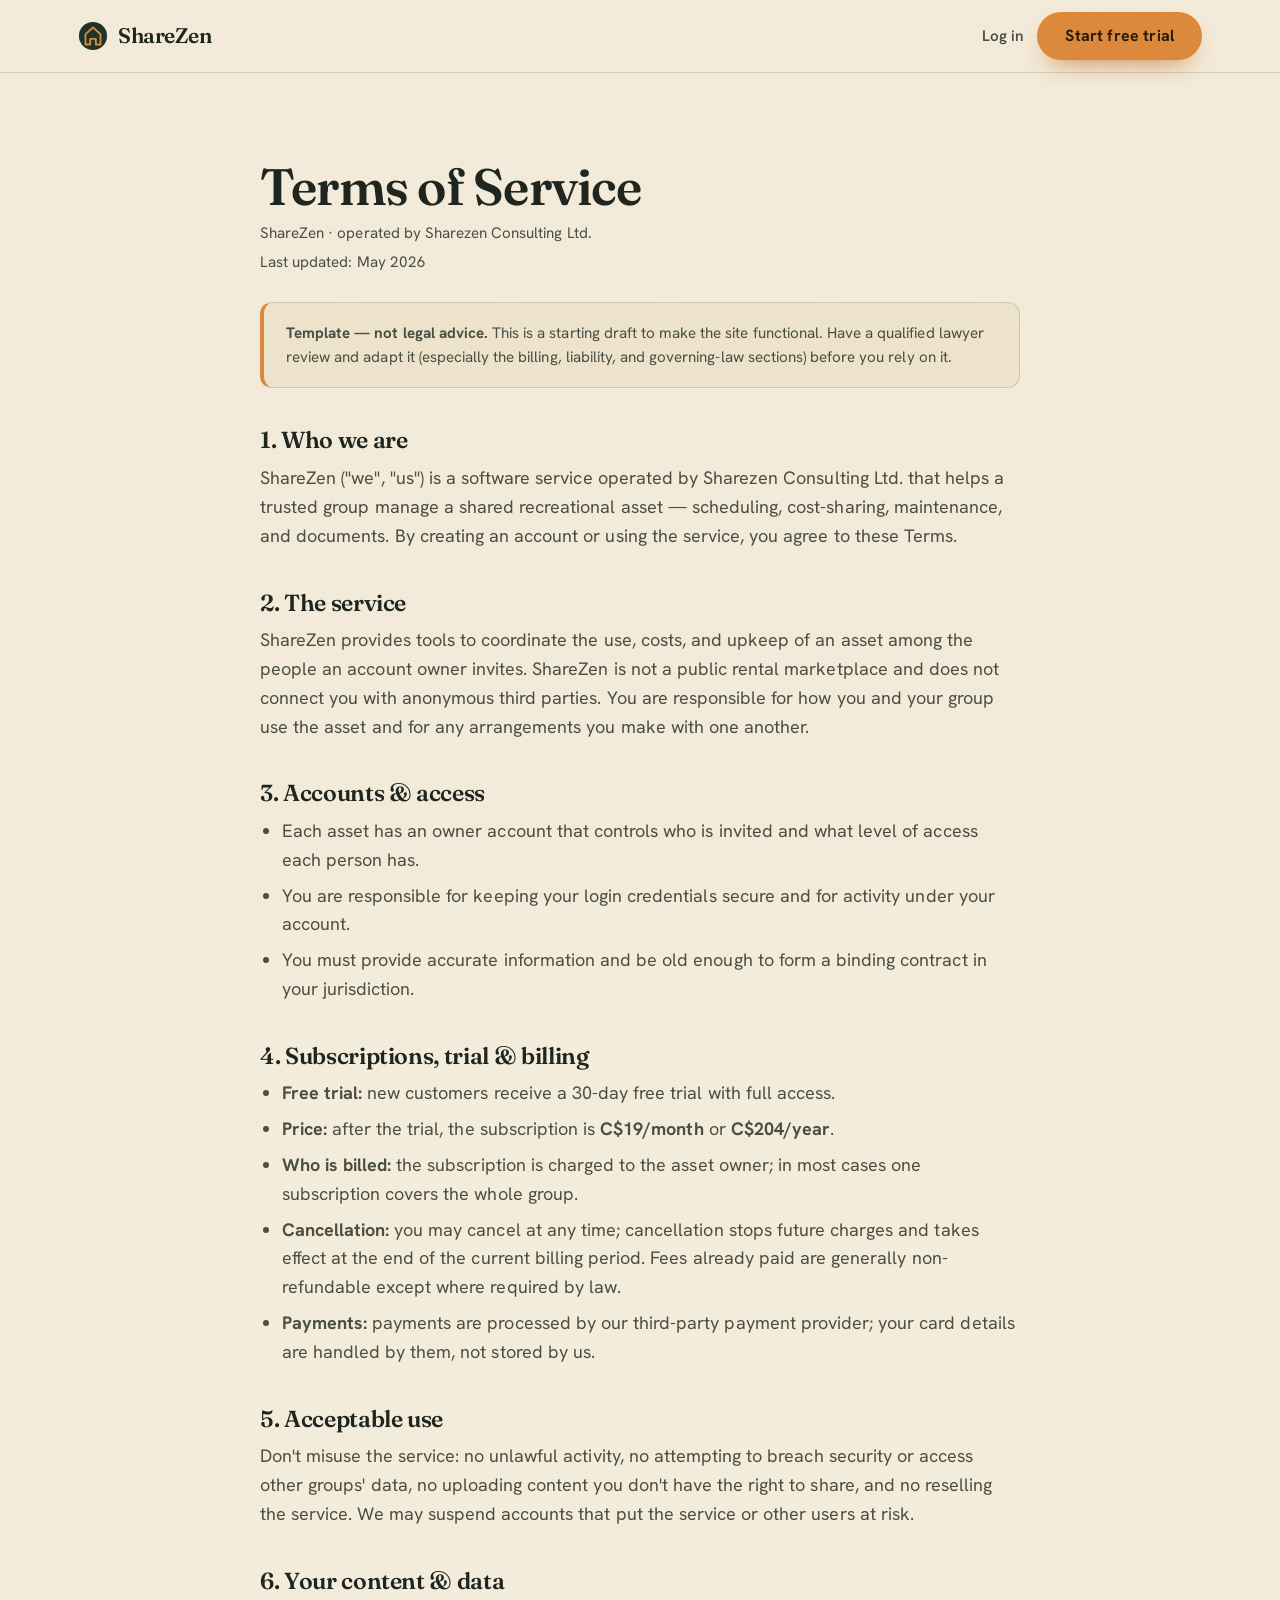
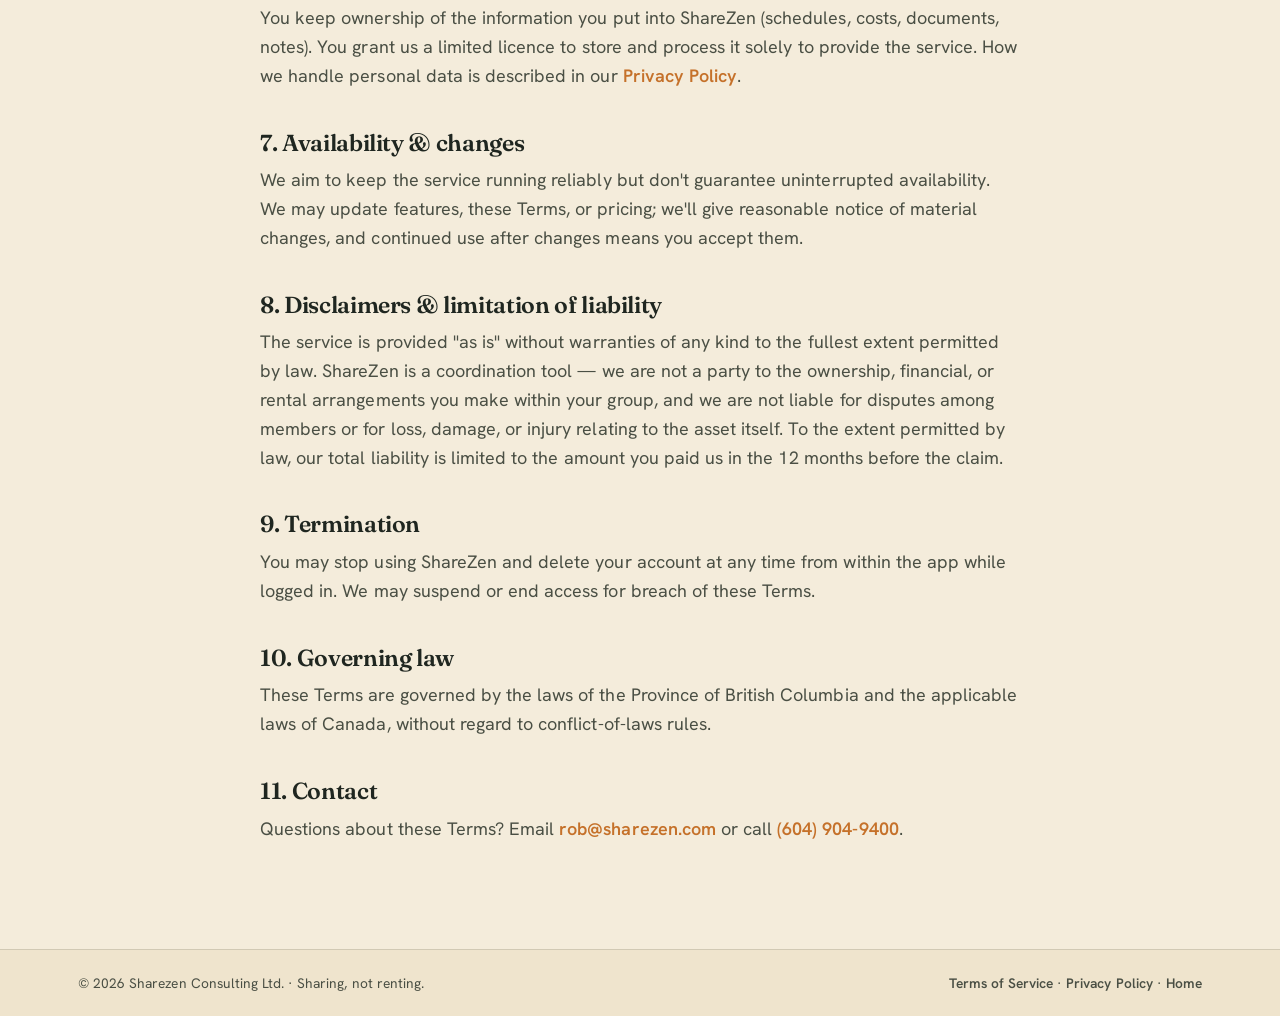
<file: terms.html>
<!DOCTYPE html>
<html lang="en">
<head>
<meta charset="UTF-8">
<meta name="viewport" content="width=device-width, initial-scale=1">
<title>Terms of Service — ShareZen</title>
<meta name="description" content="ShareZen Terms of Service.">
<meta name="robots" content="noindex">
<link rel="preconnect" href="https://fonts.googleapis.com">
<link rel="preconnect" href="https://fonts.gstatic.com" crossorigin>
<link href="https://fonts.googleapis.com/css2?family=Fraunces:ital,opsz,wght@0,9..144,400;0,9..144,500;0,9..144,600;1,9..144,500&family=Hanken+Grotesk:wght@400;500;600;700;800&display=swap" rel="stylesheet">
<link rel="stylesheet" href="styles.css">
<link rel="icon" href="data:image/svg+xml,%3Csvg xmlns='http://www.w3.org/2000/svg' viewBox='0 0 32 32'%3E%3Ccircle cx='16' cy='16' r='15' fill='%231C3528'/%3E%3Cpath d='M16 7l8 7v11h-5v-6h-6v6H8V14z' fill='none' stroke='%23DD8A3C' stroke-width='2' stroke-linejoin='round'/%3E%3C/svg%3E">
</head>
<body>

<header class="site-header">
  <div class="container nav">
    <a href="index.html" class="brand" aria-label="ShareZen home">
      <svg class="mark" viewBox="0 0 32 32" aria-hidden="true"><circle cx="16" cy="16" r="15" fill="#1C3528"/><path d="M16 7l8 7v11h-5v-6h-6v6H8V14z" fill="none" stroke="#DD8A3C" stroke-width="2" stroke-linejoin="round"/></svg>
      ShareZen
    </a>
    <div class="nav-cta">
      <a class="nav-login" href="https://app.sharezen.com/user_session/new">Log in</a>
      <a class="btn btn-primary" href="start.html">Start free trial</a>
    </div>
  </div>
</header>

<section class="legal">
  <div class="container">
    <div class="legal-wrap">
      <h1>Terms of Service</h1>
      <p class="legal-meta">ShareZen · operated by Sharezen Consulting Ltd.</p>
      <p class="legal-meta">Last updated: <span id="updated">May 2026</span></p>

      <div class="legal-note"><strong>Template — not legal advice.</strong> This is a starting draft to make the site functional. Have a qualified lawyer review and adapt it (especially the billing, liability, and governing-law sections) before you rely on it.</div>

      <h2>1. Who we are</h2>
      <p>ShareZen ("we", "us") is a software service operated by Sharezen Consulting Ltd. that helps a trusted group manage a shared recreational asset — scheduling, cost-sharing, maintenance, and documents. By creating an account or using the service, you agree to these Terms.</p>

      <h2>2. The service</h2>
      <p>ShareZen provides tools to coordinate the use, costs, and upkeep of an asset among the people an account owner invites. ShareZen is not a public rental marketplace and does not connect you with anonymous third parties. You are responsible for how you and your group use the asset and for any arrangements you make with one another.</p>

      <h2>3. Accounts &amp; access</h2>
      <ul>
        <li>Each asset has an owner account that controls who is invited and what level of access each person has.</li>
        <li>You are responsible for keeping your login credentials secure and for activity under your account.</li>
        <li>You must provide accurate information and be old enough to form a binding contract in your jurisdiction.</li>
      </ul>

      <h2>4. Subscriptions, trial &amp; billing</h2>
      <ul>
        <li><strong>Free trial:</strong> new customers receive a 30-day free trial with full access.</li>
        <li><strong>Price:</strong> after the trial, the subscription is <strong>C$19/month</strong> or <strong>C$204/year</strong>.</li>
        <li><strong>Who is billed:</strong> the subscription is charged to the asset owner; in most cases one subscription covers the whole group.</li>
        <li><strong>Cancellation:</strong> you may cancel at any time; cancellation stops future charges and takes effect at the end of the current billing period. Fees already paid are generally non-refundable except where required by law.</li>
        <li><strong>Payments:</strong> payments are processed by our third-party payment provider; your card details are handled by them, not stored by us.</li>
      </ul>

      <h2>5. Acceptable use</h2>
      <p>Don't misuse the service: no unlawful activity, no attempting to breach security or access other groups' data, no uploading content you don't have the right to share, and no reselling the service. We may suspend accounts that put the service or other users at risk.</p>

      <h2>6. Your content &amp; data</h2>
      <p>You keep ownership of the information you put into ShareZen (schedules, costs, documents, notes). You grant us a limited licence to store and process it solely to provide the service. How we handle personal data is described in our <a href="privacy.html">Privacy Policy</a>.</p>

      <h2>7. Availability &amp; changes</h2>
      <p>We aim to keep the service running reliably but don't guarantee uninterrupted availability. We may update features, these Terms, or pricing; we'll give reasonable notice of material changes, and continued use after changes means you accept them.</p>

      <h2>8. Disclaimers &amp; limitation of liability</h2>
      <p>The service is provided "as is" without warranties of any kind to the fullest extent permitted by law. ShareZen is a coordination tool — we are not a party to the ownership, financial, or rental arrangements you make within your group, and we are not liable for disputes among members or for loss, damage, or injury relating to the asset itself. To the extent permitted by law, our total liability is limited to the amount you paid us in the 12 months before the claim.</p>

      <h2>9. Termination</h2>
      <p>You may stop using ShareZen and delete your account at any time from within the app while logged in. We may suspend or end access for breach of these Terms.</p>

      <h2>10. Governing law</h2>
      <p>These Terms are governed by the laws of the Province of British Columbia and the applicable laws of Canada, without regard to conflict-of-laws rules.</p>

      <h2>11. Contact</h2>
      <p>Questions about these Terms? Email <a href="mailto:rob@sharezen.com">rob@sharezen.com</a> or call <a href="tel:+16049049400">(604) 904-9400</a>.</p>
    </div>
  </div>
</section>

<footer class="site-footer">
  <div class="container">
    <div class="foot-bottom" style="border-top:0">
      <span>© <span id="year">2026</span> Sharezen Consulting Ltd. · Sharing, not renting.</span>
      <span><a href="terms.html">Terms of Service</a> · <a href="privacy.html">Privacy Policy</a> · <a href="index.html">Home</a></span>
    </div>
  </div>
</footer>

<script>document.querySelectorAll('#year').forEach(function(e){e.textContent=new Date().getFullYear();});</script>
</body>
</html>
</file>
<file: styles.css>
/* =========================================================
   ShareZen Sharing — design system
   Aesthetic: warm editorial "cabin / golden hour"
   ========================================================= */

:root{
  /* palette */
  --paper:      #F4ECDB;
  --paper-2:    #EFE4CD;
  --paper-3:    #E9DCC0;
  --ink:        #1F2620;
  --ink-soft:   #4A4F44;
  --pine:       #1C3528;
  --pine-2:     #274A38;
  --ember:      #DD8A3C;
  --ember-deep: #C5712A;
  --clay:       #B65A3C;
  --lake:       #2F5E59;
  --cream:      #FBF6EA;
  --line:       rgba(31,38,32,.14);
  --line-light: rgba(251,246,234,.18);

  /* type */
  --display: "Fraunces", Georgia, serif;
  --sans: "Hanken Grotesk", -apple-system, BlinkMacSystemFont, sans-serif;

  /* layout */
  --container: 1180px;
  --radius: 18px;
  --radius-sm: 12px;
  --shadow: 0 18px 40px -22px rgba(28,53,40,.55);
  --shadow-lg: 0 40px 80px -40px rgba(28,53,40,.7);
  --ease: cubic-bezier(.2,.7,.2,1);
}

*{ box-sizing:border-box; }
html{ scroll-behavior:smooth; -webkit-text-size-adjust:100%; }
body{
  margin:0;
  font-family:var(--sans);
  color:var(--ink);
  background:var(--paper);
  font-size:18px;
  line-height:1.6;
  font-weight:400;
  letter-spacing:.002em;
  overflow-x:hidden;
}

/* grain / paper texture overlay */
body::before{
  content:"";
  position:fixed; inset:0;
  z-index:9999; pointer-events:none;
  opacity:.05; mix-blend-mode:multiply;
  background-image:url("data:image/svg+xml,%3Csvg xmlns='http://www.w3.org/2000/svg' width='160' height='160'%3E%3Cfilter id='n'%3E%3CfeTurbulence type='fractalNoise' baseFrequency='.85' numOctaves='2' stitchTiles='stitch'/%3E%3C/filter%3E%3Crect width='100%25' height='100%25' filter='url(%23n)'/%3E%3C/svg%3E");
}

img{ max-width:100%; display:block; }
a{ color:inherit; text-decoration:none; }

/* ---------- typography ---------- */
h1,h2,h3,h4{ font-family:var(--display); font-weight:600; line-height:1.02; margin:0;
  font-optical-sizing:auto; letter-spacing:-.015em; }
h1{ font-size:clamp(2.9rem, 7vw, 5.6rem); }
h2{ font-size:clamp(2.1rem, 4.6vw, 3.5rem); }
h3{ font-size:clamp(1.3rem, 2vw, 1.7rem); letter-spacing:-.01em; }
p{ margin:0 0 1em; }
.lead{ font-size:clamp(1.12rem,1.7vw,1.4rem); color:var(--ink-soft); line-height:1.55; }

.label{
  font-family:var(--sans);
  font-weight:700;
  font-size:.72rem;
  letter-spacing:.22em;
  text-transform:uppercase;
  color:var(--ember-deep);
  display:inline-flex; align-items:center; gap:.6em;
}
.label::before{ content:""; width:26px; height:2px; background:var(--ember); display:inline-block; }
.serif-em{ font-family:var(--display); font-style:italic; font-weight:500; }

/* ---------- layout ---------- */
.container{ width:100%; max-width:var(--container); margin:0 auto; padding:0 28px; }
section{ position:relative; }
.sec-pad{ padding:clamp(72px,11vw,140px) 0; }
.center{ text-align:center; }
.muted{ color:var(--ink-soft); }

/* ---------- buttons ---------- */
.btn{
  display:inline-flex; align-items:center; gap:.6em;
  font-family:var(--sans); font-weight:700; font-size:1rem;
  padding:16px 28px; border-radius:999px; border:0; cursor:pointer;
  transition:transform .25s var(--ease), box-shadow .25s var(--ease), background .25s;
  line-height:1; letter-spacing:.01em;
}
.btn-primary{ background:var(--ember); color:#2a1c0a; box-shadow:0 12px 26px -12px rgba(197,113,42,.9); }
.btn-primary:hover{ transform:translateY(-3px); box-shadow:0 20px 38px -14px rgba(197,113,42,.95); background:#E89846; }
.btn-ghost{ background:transparent; color:var(--ink); border:1.5px solid var(--line); }
.btn-ghost:hover{ border-color:var(--ink); transform:translateY(-2px); }
.btn-lg{ padding:20px 38px; font-size:1.08rem; }
.btn .arrow{ transition:transform .25s var(--ease); }
.btn:hover .arrow{ transform:translateX(4px); }
.btn-on-dark.btn-ghost{ color:var(--cream); border-color:var(--line-light); }
.btn-on-dark.btn-ghost:hover{ border-color:var(--cream); }

.cta-note{ font-size:.92rem; color:var(--ink-soft); margin:14px 0 0; }
.cta-note b{ color:var(--ink); font-weight:700; }

/* ---------- header ---------- */
.site-header{
  position:sticky; top:0; z-index:100;
  backdrop-filter:saturate(1.2) blur(8px);
  background:rgba(244,236,219,.78);
  border-bottom:1px solid var(--line);
}
.nav{ display:flex; align-items:center; justify-content:space-between; height:72px; gap:24px; }
.brand{ display:flex; align-items:center; gap:10px; font-family:var(--display); font-weight:600; font-size:1.32rem; letter-spacing:-.02em; }
.brand .mark{ width:30px; height:30px; }
.nav-links{ display:flex; gap:30px; align-items:center; }
.nav-links a{ font-weight:600; font-size:.96rem; color:var(--ink-soft); transition:color .2s; }
.nav-links a:hover{ color:var(--ink); }
.nav-cta{ display:flex; align-items:center; gap:14px; }
.nav-login{ font-weight:600; font-size:.95rem; color:var(--ink-soft); }
.nav-login:hover{ color:var(--ink); }
.menu-toggle{ display:none; }

/* ---------- hero ---------- */
.hero{ position:relative; overflow:hidden;
  background:
    radial-gradient(120% 90% at 88% 8%, rgba(221,138,60,.20), transparent 55%),
    radial-gradient(90% 80% at 10% 100%, rgba(47,94,89,.16), transparent 60%),
    var(--paper);
}
.hero-grid{ display:grid; grid-template-columns:1.05fr .95fr; gap:50px; align-items:center;
  padding:clamp(48px,8vw,96px) 0 clamp(60px,9vw,110px); }
.hero h1{ margin:.18em 0 .35em; }
.hero h1 .accent{ color:var(--pine); position:relative; }
.hero h1 .accent::after{ content:""; position:absolute; left:0; right:0; bottom:.06em; height:.16em;
  background:var(--ember); opacity:.55; z-index:-1; transform:scaleX(0); transform-origin:left;
  animation:underline 1s var(--ease) .7s forwards; }
@keyframes underline{ to{ transform:scaleX(1); } }
.hero .lead{ max-width:30em; }
.hero-cta{ display:flex; flex-wrap:wrap; gap:16px; margin-top:34px; align-items:center; }
.hero-trust{ margin-top:30px; display:flex; align-items:center; gap:12px; font-size:.92rem; color:var(--ink-soft); }
.dots{ display:flex; }
.dots span{ width:30px; height:30px; border-radius:50%; border:2px solid var(--paper);
  margin-left:-9px; display:grid; place-items:center; font-size:.7rem; font-weight:700; color:var(--cream); }

/* hero illustration */
.hero-art{ position:relative; }
.scene{ width:100%; height:auto; filter:drop-shadow(0 30px 50px rgba(28,53,40,.25)); }

/* staggered load reveal */
.reveal-load{ opacity:0; transform:translateY(18px); animation:rise .9s var(--ease) forwards; }
.reveal-load.d1{ animation-delay:.05s; }
.reveal-load.d2{ animation-delay:.18s; }
.reveal-load.d3{ animation-delay:.31s; }
.reveal-load.d4{ animation-delay:.44s; }
.reveal-load.d5{ animation-delay:.57s; }
@keyframes rise{ to{ opacity:1; transform:none; } }

/* scroll reveal */
.reveal{ opacity:0; transform:translateY(26px); transition:opacity .7s var(--ease), transform .7s var(--ease); }
.reveal.in{ opacity:1; transform:none; }
.reveal.s1{ transition-delay:.08s; } .reveal.s2{ transition-delay:.16s; }
.reveal.s3{ transition-delay:.24s; } .reveal.s4{ transition-delay:.32s; }

/* ---------- problem strip ---------- */
.strip{ background:var(--paper-2); border-top:1px solid var(--line); border-bottom:1px solid var(--line); }
.strip .container{ display:grid; grid-template-columns:.9fr 1.1fr; gap:48px; align-items:center; }

/* ---------- model cards ---------- */
.model-head{ max-width:40rem; margin-bottom:54px; }
.cards-3{ display:grid; grid-template-columns:repeat(3,1fr); gap:24px; }
.card{ background:var(--cream); border:1px solid var(--line); border-radius:var(--radius);
  padding:34px 30px; transition:transform .3s var(--ease), box-shadow .3s var(--ease); }
.card:hover{ transform:translateY(-6px); box-shadow:var(--shadow); }
.card .ico{ width:46px; height:46px; color:var(--pine); margin-bottom:18px; }
.card h3{ margin-bottom:10px; }
.card p{ color:var(--ink-soft); font-size:1rem; margin:0; }
.card .tag{ font-size:.78rem; font-weight:700; letter-spacing:.04em; color:var(--ember-deep); text-transform:uppercase; }

/* ---------- dark section (sharing vs renting) ---------- */
.dark{ background:
    radial-gradient(100% 90% at 85% 0%, rgba(221,138,60,.18), transparent 55%),
    var(--pine); color:var(--cream); }
.dark .label{ color:var(--ember); }
.dark .label::before{ background:var(--ember); }
.dark .lead{ color:rgba(251,246,234,.82); }
.split{ display:grid; grid-template-columns:1fr 1fr; gap:24px; margin-top:48px; }
.panel{ border-radius:var(--radius); padding:34px 32px; border:1px solid var(--line-light); }
.panel.good{ background:rgba(251,246,234,.07); }
.panel.bad{ background:rgba(0,0,0,.16); }
.panel h3{ display:flex; align-items:center; gap:12px; margin-bottom:18px; font-size:1.45rem; }
.panel ul{ list-style:none; margin:0; padding:0; }
.panel li{ display:flex; gap:12px; padding:10px 0; border-top:1px solid var(--line-light);
  font-size:1.02rem; color:rgba(251,246,234,.9); }
.panel li:first-of-type{ border-top:0; }
.panel .bullet{ flex:0 0 auto; margin-top:.35em; width:9px; height:9px; border-radius:50%; }
.good .bullet{ background:var(--ember); }
.bad .bullet{ background:rgba(251,246,234,.35); }
.pullquote{ font-family:var(--display); font-weight:500; font-style:italic;
  font-size:clamp(1.7rem,3.6vw,2.7rem); line-height:1.18; max-width:18em; margin:60px auto 0;
  text-align:center; color:var(--cream); }
.pullquote .by{ display:block; font-style:normal; font-family:var(--sans); font-weight:600;
  font-size:.95rem; letter-spacing:.04em; color:var(--ember); margin-top:18px; }
.foil-note{ max-width:42rem; margin:46px auto 0; text-align:center; color:rgba(251,246,234,.7);
  font-size:1.02rem; }

/* ---------- features ---------- */
.feature-grid{ display:grid; grid-template-columns:repeat(3,1fr); gap:1px;
  background:var(--line); border:1px solid var(--line); border-radius:var(--radius); overflow:hidden; margin-top:54px; }
.feature{ background:var(--paper); padding:34px 30px; transition:background .3s; }
.feature:hover{ background:var(--cream); }
.feature .ico{ width:34px; height:34px; color:var(--ember-deep); margin-bottom:16px; }
.feature h3{ font-size:1.22rem; margin-bottom:8px; }
.feature p{ margin:0; color:var(--ink-soft); font-size:.98rem; }

/* ---------- use cases ---------- */
.uses{ display:grid; grid-template-columns:repeat(4,1fr); gap:20px; margin-top:52px; }
.use{ position:relative; border-radius:var(--radius); overflow:hidden; border:1px solid var(--line);
  background:var(--cream); padding:0; transition:transform .3s var(--ease), box-shadow .3s var(--ease); }
.use:hover{ transform:translateY(-6px); box-shadow:var(--shadow); }
.use .art{ height:150px; display:grid; place-items:center;
  background:linear-gradient(160deg, var(--paper-3), var(--paper-2)); }
.use .art svg{ width:90px; height:90px; color:var(--pine); }
.use .body{ padding:24px 24px 28px; }
.use h3{ font-size:1.25rem; margin-bottom:6px; }
.use p{ margin:0; font-size:.95rem; color:var(--ink-soft); }

/* ---------- pricing ---------- */
.price-wrap{ display:grid; grid-template-columns:1fr; place-items:center; }
.price-card{ position:relative; width:100%; max-width:440px; background:var(--cream);
  border:1px solid var(--line); border-radius:26px; padding:44px 40px; box-shadow:var(--shadow-lg);
  text-align:center; }
.price-card .ribbon{ position:absolute; top:-14px; left:50%; transform:translateX(-50%);
  background:var(--pine); color:var(--cream); font-size:.74rem; font-weight:700; letter-spacing:.14em;
  text-transform:uppercase; padding:7px 16px; border-radius:999px; }
.price-amt{ font-family:var(--display); font-weight:600; font-size:4.6rem; line-height:1; color:var(--pine);
  display:flex; align-items:flex-start; justify-content:center; gap:4px; margin:8px 0 2px; }
.price-amt .cur{ font-size:1.8rem; margin-top:.5em; }
.price-amt .per{ font-family:var(--sans); font-size:1rem; font-weight:600; color:var(--ink-soft);
  align-self:flex-end; margin-bottom:1.1em; }
.price-sub{ color:var(--ink-soft); font-weight:600; margin-bottom:24px; }
.price-list{ list-style:none; margin:0 0 28px; padding:0; text-align:left; }
.price-list li{ display:flex; gap:12px; padding:9px 0; font-size:1rem; }
.price-list .ck{ flex:0 0 auto; color:var(--ember-deep); margin-top:.15em; }
.price-card .btn{ width:100%; justify-content:center; }
.price-fine{ font-size:.86rem; color:var(--ink-soft); margin-top:16px; }
.annual{ margin-top:22px; font-size:.95rem; color:var(--ink-soft); }
.annual b{ color:var(--ink); }

/* ---------- faq ---------- */
.faq{ max-width:780px; margin:48px auto 0; }
.qa{ border-bottom:1px solid var(--line); }
.qa summary{ list-style:none; cursor:pointer; padding:24px 4px; display:flex; justify-content:space-between;
  align-items:center; gap:20px; font-family:var(--display); font-weight:600; font-size:1.2rem; }
.qa summary::-webkit-details-marker{ display:none; }
.qa .plus{ flex:0 0 auto; width:26px; height:26px; position:relative; transition:transform .3s var(--ease); }
.qa .plus::before,.qa .plus::after{ content:""; position:absolute; inset:0; margin:auto; background:var(--ember-deep); }
.qa .plus::before{ width:16px; height:2px; }
.qa .plus::after{ width:2px; height:16px; transition:transform .3s var(--ease); }
.qa[open] .plus::after{ transform:rotate(90deg); opacity:0; }
.qa .ans{ padding:0 4px 26px; color:var(--ink-soft); max-width:62ch; }
.qa[open] summary{ color:var(--pine); }

/* ---------- final cta ---------- */
.final{ text-align:center; }
.final-card{ background:
    radial-gradient(90% 120% at 50% 0%, rgba(221,138,60,.2), transparent 60%), var(--pine);
  color:var(--cream); border-radius:30px; padding:clamp(56px,8vw,96px) 32px; }
.final-card h2{ max-width:16em; margin:0 auto .4em; }
.final-card .lead{ color:rgba(251,246,234,.82); max-width:34em; margin:0 auto 34px; }

/* ---------- footer ---------- */
.site-footer{ background:var(--paper-2); border-top:1px solid var(--line); }
.foot-grid{ display:grid; grid-template-columns:1.4fr 1fr 1fr; gap:40px; padding:64px 0 40px; }
.foot-brand .brand{ margin-bottom:14px; }
.foot-brand p{ color:var(--ink-soft); max-width:26em; font-size:.98rem; }
.foot-col h4{ font-family:var(--sans); font-size:.78rem; letter-spacing:.16em; text-transform:uppercase;
  color:var(--ink-soft); margin-bottom:16px; font-weight:700; }
.foot-col a{ display:block; padding:6px 0; color:var(--ink); font-weight:500; font-size:.98rem; transition:color .2s; }
.foot-col a:hover{ color:var(--ember-deep); }
.foot-bottom{ border-top:1px solid var(--line); padding:22px 0; display:flex; justify-content:space-between;
  gap:16px; flex-wrap:wrap; font-size:.86rem; color:var(--ink-soft); }

/* ---------- start (conversion) page ---------- */
.convert{ min-height:calc(100vh - 72px); display:grid; place-items:center;
  background:
    radial-gradient(110% 80% at 80% 0%, rgba(221,138,60,.20), transparent 55%),
    radial-gradient(90% 80% at 5% 100%, rgba(47,94,89,.15), transparent 60%),
    var(--paper); padding:64px 0; }
.convert-grid{ display:grid; grid-template-columns:1.05fr .95fr; gap:56px; align-items:center; }
.convert h1{ font-size:clamp(2.6rem,5.5vw,4.2rem); margin:.2em 0 .3em; }
.convert .price-card{ margin:0; }
.trust-row{ display:flex; gap:26px; flex-wrap:wrap; margin-top:30px; }
.trust-item{ display:flex; align-items:center; gap:10px; font-weight:600; font-size:.95rem; color:var(--ink-soft); }
.trust-item svg{ width:22px; height:22px; color:var(--ember-deep); flex:0 0 auto; }
.back-link{ display:inline-flex; align-items:center; gap:8px; margin-top:36px; font-weight:600;
  color:var(--ink-soft); font-size:.95rem; }
.back-link:hover{ color:var(--ink); }

/* ---------- product showcase / mockups ---------- */
.showcase-grid{ display:grid; grid-template-columns:1fr 1fr; gap:28px; margin-top:54px; align-items:start; }
.mock{ background:var(--cream); border:1px solid var(--line); border-radius:var(--radius); overflow:hidden; box-shadow:var(--shadow); }
.mock-bar{ display:flex; align-items:center; gap:7px; padding:13px 16px; background:var(--paper-2); border-bottom:1px solid var(--line); }
.mock-bar i{ width:11px; height:11px; border-radius:50%; display:block; background:var(--line); }
.mock-bar i:nth-child(1){ background:#d98a3d; } .mock-bar i:nth-child(2){ background:#cdb079; } .mock-bar i:nth-child(3){ background:#7aa39a; }
.mock-title{ margin-left:8px; font-size:.74rem; font-weight:700; letter-spacing:.08em; color:var(--ink-soft); text-transform:uppercase; }
.mock-body{ padding:24px; }
.cal-head{ display:flex; justify-content:space-between; align-items:baseline; margin-bottom:16px; }
.cal-head b{ font-family:var(--display); font-size:1.25rem; }
.cal-grid{ display:grid; grid-template-columns:repeat(7,1fr); gap:6px; }
.cal-grid .dow{ font-size:.62rem; font-weight:700; color:var(--ink-soft); text-align:center; text-transform:uppercase; letter-spacing:.05em; padding-bottom:4px; }
.cal-grid .day{ aspect-ratio:1; border-radius:8px; background:var(--paper); display:grid; place-items:center; font-size:.76rem; color:var(--ink-soft); }
.cal-grid .day.b1{ background:rgba(39,74,56,.16); color:var(--pine); font-weight:700; }
.cal-grid .day.b2{ background:rgba(221,138,60,.24); color:var(--ember-deep); font-weight:700; }
.cal-grid .day.b3{ background:rgba(47,94,89,.20); color:var(--lake); font-weight:700; }
.cal-grid .day.blank{ background:transparent; }
.cal-legend{ display:flex; gap:18px; margin-top:18px; flex-wrap:wrap; font-size:.78rem; color:var(--ink-soft); }
.cal-legend span{ display:flex; align-items:center; gap:7px; }
.cal-legend i{ width:11px; height:11px; border-radius:3px; display:block; }
.ledger-cap{ font-size:.82rem; color:var(--ink-soft); }
.split-bar{ height:11px; border-radius:999px; overflow:hidden; display:flex; margin:12px 0 20px; }
.split-bar i{ display:block; height:100%; }
.ledger-row{ display:flex; align-items:center; justify-content:space-between; padding:11px 0; border-top:1px solid var(--line); }
.ledger-name{ display:flex; align-items:center; gap:11px; font-weight:600; font-size:.95rem; }
.ledger-name .av{ width:30px; height:30px; border-radius:50%; display:grid; place-items:center; color:var(--cream); font-size:.72rem; font-weight:700; }
.ledger-amt{ font-weight:700; font-variant-numeric:tabular-nums; font-size:.92rem; }
.ledger-amt.paid{ color:var(--lake); } .ledger-amt.owed{ color:var(--clay); }
.ledger-total{ display:flex; justify-content:space-between; align-items:baseline; font-family:var(--display); font-size:1.15rem; padding-top:14px; margin-top:4px; border-top:2px solid var(--line); }

/* ---------- testimonials ---------- */
.quotes{ display:grid; grid-template-columns:repeat(3,1fr); gap:24px; margin-top:52px; }
.quote{ background:var(--cream); border:1px solid var(--line); border-radius:var(--radius); padding:32px 30px; display:flex; flex-direction:column; gap:18px; }
.quote .stars{ color:var(--ember); letter-spacing:3px; font-size:.95rem; }
.quote p{ font-family:var(--display); font-weight:500; font-size:1.12rem; line-height:1.45; margin:0; color:var(--ink); }
.quote .who{ display:flex; align-items:center; gap:12px; margin-top:auto; }
.quote .who .av{ width:40px; height:40px; border-radius:50%; display:grid; place-items:center; color:var(--cream); flex:0 0 auto; }
.quote .who .av svg{ width:20px; height:20px; }
.quote .who b{ display:block; font-size:.95rem; font-family:var(--sans); }
.quote .who span{ font-size:.85rem; color:var(--ink-soft); }

/* ---------- legal pages ---------- */
.legal-wrap{ max-width:760px; margin:0 auto; padding:clamp(44px,8vw,88px) 0; }
.legal-wrap h1{ font-size:clamp(2.2rem,5vw,3.2rem); margin-bottom:8px; }
.legal-meta{ color:var(--ink-soft); font-size:.95rem; margin-bottom:4px; }
.legal-note{ background:var(--paper-2); border:1px solid var(--line); border-left:4px solid var(--ember);
  border-radius:12px; padding:18px 22px; margin:28px 0; font-size:.95rem; color:var(--ink-soft); }
.legal-wrap h2{ font-size:1.45rem; margin:40px 0 12px; }
.legal-wrap p,.legal-wrap li{ color:var(--ink-soft); }
.legal-wrap ul{ padding-left:1.2em; margin:0 0 1em; }
.legal-wrap li{ margin:7px 0; }
.legal-wrap a{ color:var(--ember-deep); font-weight:600; }

/* footer legal links */
.foot-bottom a{ color:var(--ink-soft); font-weight:600; }
.foot-bottom a:hover{ color:var(--ember-deep); }

@media (max-width:880px){
  .showcase-grid{ grid-template-columns:1fr; }
  .quotes{ grid-template-columns:1fr; max-width:520px; margin-left:auto; margin-right:auto; }
}

/* ---------- responsive ---------- */
@media (max-width:980px){
  .hero-grid,.strip .container,.convert-grid{ grid-template-columns:1fr; gap:40px; }
  .hero-art{ order:-1; max-width:460px; }
  .cards-3,.feature-grid{ grid-template-columns:1fr 1fr; }
  .uses{ grid-template-columns:1fr 1fr; }
  .split{ grid-template-columns:1fr; }
  .foot-grid{ grid-template-columns:1fr 1fr; }
}
@media (max-width:680px){
  body{ font-size:17px; }
  .nav-links{ display:none; }
  .cards-3,.feature-grid,.uses,.foot-grid{ grid-template-columns:1fr; }
  .feature-grid{ gap:1px; }
  .hero-cta{ flex-direction:column; align-items:stretch; }
  .hero-cta .btn{ justify-content:center; }
  .foot-bottom{ flex-direction:column; }
}

@media (prefers-reduced-motion:reduce){
  *{ animation:none!important; transition:none!important; }
  .reveal{ opacity:1; transform:none; }
  .reveal-load{ opacity:1; transform:none; }
  html{ scroll-behavior:auto; }
  .hero h1 .accent::after{ transform:scaleX(1); }
}
</file>
